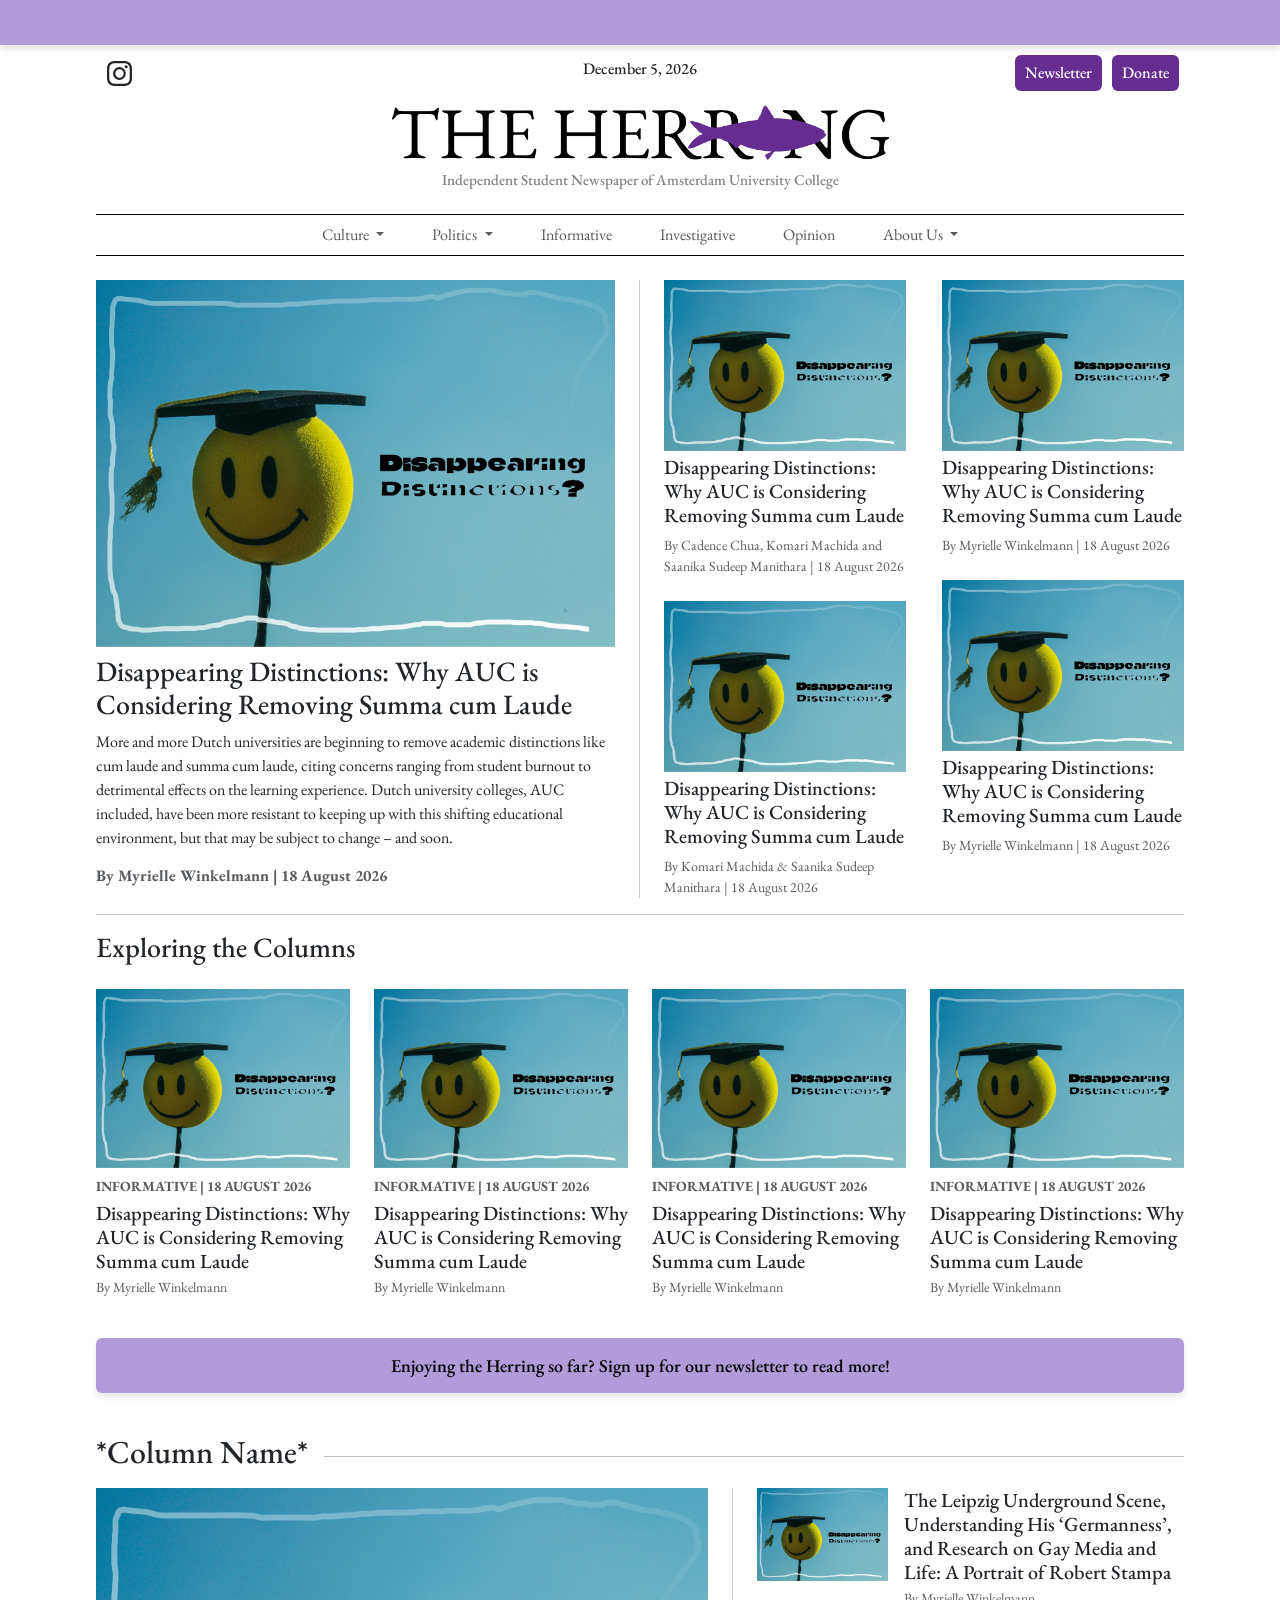
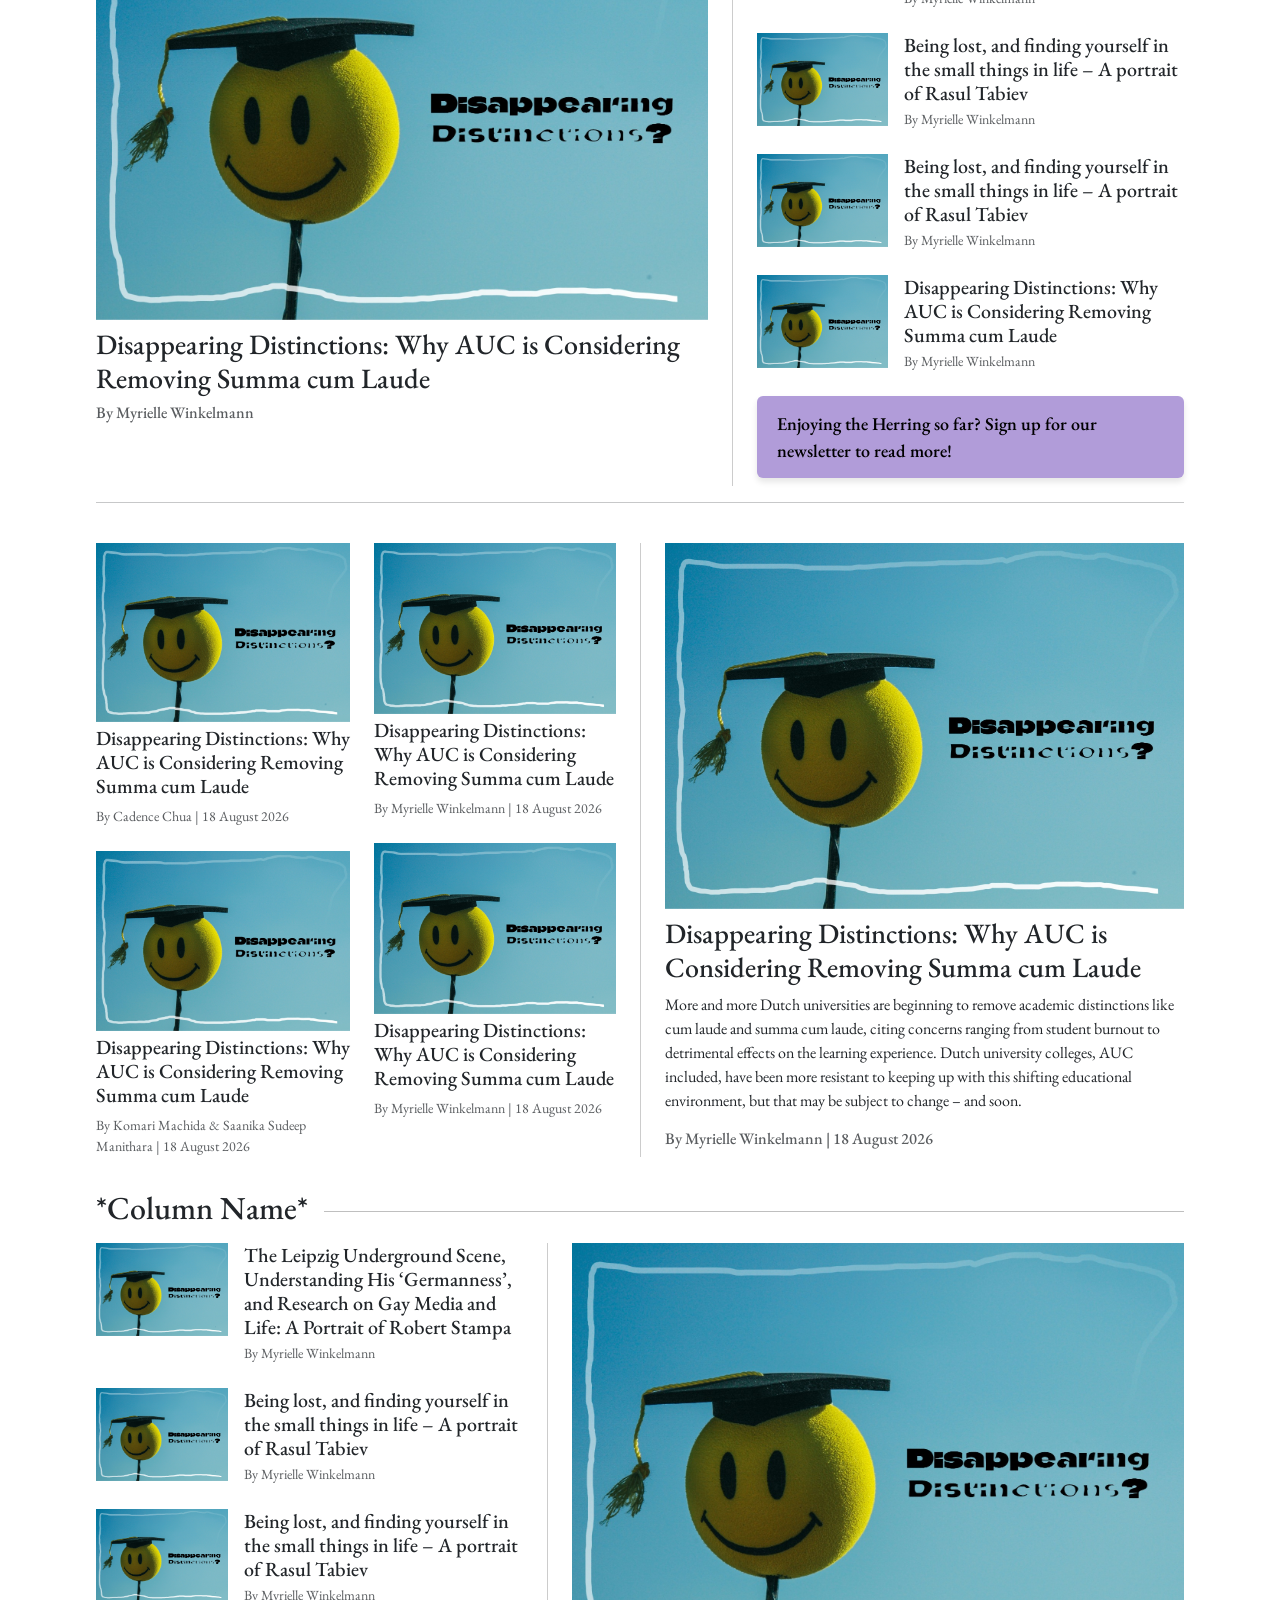
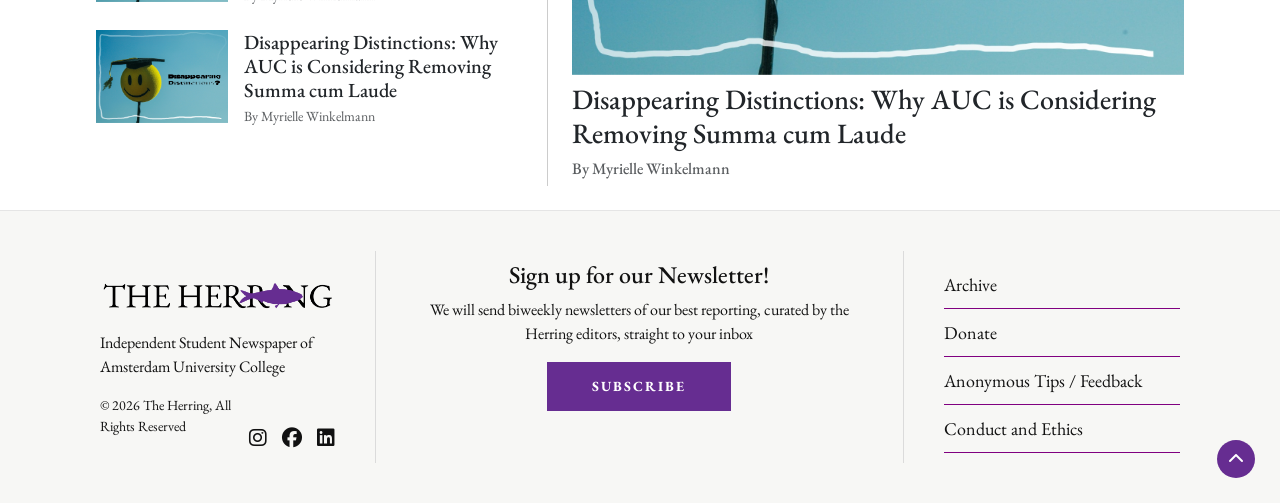
<file: index.html>
<!DOCTYPE html>
<html lang="en-US">
<head>
    <meta charset="utf-8">
    <meta name="viewport" content="width=device-width, initial-scale=1.0">
    <title>The Herring</title>
    <meta name="description" content="The Herring is the independent student-run newspaper of Amsterdam University College" />
    
    <link href="https://cdn.jsdelivr.net/npm/bootstrap@5.3.8/dist/css/bootstrap.min.css" rel="stylesheet" integrity="sha384-sRIl4kxILFvY47J16cr9ZwB07vP4J8+LH7qKQnuqkuIAvNWLzeN8tE5YBujZqJLB" crossorigin="anonymous">
    <link href="styles/style.css" rel="stylesheet" />
    <link rel="stylesheet" href="https://cdnjs.cloudflare.com/ajax/libs/font-awesome/6.4.2/css/all.min.css" integrity="sha512-z3gLpd7yknf1YoNbCzqRKc4qyor8gaKU1qmn+CShxbuBusANI9QpRohGBreCFkKxLhei6S9CQXFEbbKuqLg0DA==" crossorigin="anonymous" referrerpolicy="no-referrer" />

    <style>
    
      .brand-title {
        font-family: 'Times New Roman', Times, serif;
        font-weight: bold;
        letter-spacing: 2px;
      }
      
      .border-top-thick {
        border-top: 3px solid #000 !important;
      }
      .border-bottom-thick {
        border-bottom: 3px solid #000 !important;
      }
  
      /* Vertical divider between main feature and sidebar on Desktop */
      @media (min-width: 768px) {
        .border-end-md {
          border-right: 1px solid #ccc !important;
        }

        .border-start-md {
          border-left: 1px solid #ccc !important;
        }

      }
    </style>
</head>
<body>
 
    <header>
      <div class="banner">
        <p> </p>
      </div>
      <div class="top-page-container mb-0">
        
       
        <a href="https://www.instagram.com/auc.the.herring/" target="_blank" style="display: flex; width: 100%; height: 100%; align-items: center; justify-content: flex-start; box-sizing: border-box;">
          <svg xmlns="http://w3.org" fill="currentColor" class="instagram" viewBox="0 0 16 16" style="width: auto; height: 25px; max-height: 25px;">
            <path d="M8 0C5.829 0 5.556.01 4.703.048 3.85.088 3.269.222 2.76.42a3.9 3.9 0 0 0-1.417.923A3.9 3.9 0 0 0 .42 2.76C.222 3.268.087 3.85.048 4.7.01 5.555 0 5.827 0 8.001c0 2.172.01 2.444.048 3.297.04.852.174 1.433.372 1.942.205.526.478.972.923 1.417.444.445.89.719 1.416.923.51.198 1.09.333 1.942.372C5.555 15.99 5.827 16 8 16s2.444-.01 3.298-.048c.851-.04 1.434-.174 1.943-.372a3.9 3.9 0 0 0 1.416-.923c.445-.445.718-.891.923-1.417.197-.509.332-1.09.372-1.942C15.99 10.445 16 10.173 16 8s-.01-2.445-.048-3.299c-.04-.851-.175-1.433-.372-1.941a3.9 3.9 0 0 0-.923-1.417A3.9 3.9 0 0 0 13.24.42c-.51-.198-1.092-.333-1.943-.372C10.443.01 10.172 0 7.998 0zm-.717 1.442h.718c2.136 0 2.389.007 3.232.046.78.035 1.204.166 1.486.275.373.145.64.319.92.599s.453.546.598.92c.11.281.24.705.275 1.485.039.843.047 1.096.047 3.231s-.008 2.389-.047 3.232c-.035.78-.166 1.203-.275 1.485a2.5 2.5 0 0 1-.599.919c-.28.28-.546.453-.92.598-.28.11-.704.24-1.485.276-.843.038-1.096.047-3.232.047s-2.39-.009-3.233-.047c-.78-.036-1.203-.166-1.485-.276a2.5 2.5 0 0 1-.92-.598 2.5 2.5 0 0 1-.6-.92c-.109-.281-.24-.705-.275-1.485-.038-.843-.046-1.096-.046-3.233s.008-2.388.046-3.231c.036-.78.166-1.204.276-1.486.145-.373.319-.64.599-.92s.546-.453.92-.598c.282-.11.705-.24 1.485-.276.738-.034 1.024-.044 2.515-.045zm4.988 1.328a.96.96 0 1 0 0 1.92.96.96 0 0 0 0-1.92m-4.27 1.122a4.109 4.109 0 1 0 0 8.217 4.109 4.109 0 0 0 0-8.217m0 1.441a2.667 2.667 0 1 1 0 5.334 2.667 2.667 0 0 1 0-5.334"/>
          </svg>
        </a>
        
        
        <h4 class="date"><span id="current-date"></span></h4>

        <script>
          const dateElement = document.getElementById('current-date');
          const today = new Date();
          const options = { year: 'numeric', month: 'long', day: 'numeric' };
          dateElement.textContent = today.toLocaleDateString('en-US', options);
        </script>
        <div class="actions">
          <a href="#" class="newsletterButton">Newsletter</a>
          <a href="#" class="my-button">Donate</a>
        </div>
      </div>

    
     
      <img src="images/logo.png" style="max-width: 40%; height: auto; display: block; margin: auto;">

       <h2 class="subheading">Independent Student Newspaper of Amsterdam University College</h2>

      <nav class="navbar navbar-expand-lg navbar-light bg-light">
          
        
          <button class="navbar-toggler" type="button" data-bs-toggle="collapse" data-bs-target="#navbarNav" aria-controls="navbarNav" aria-expanded="false" aria-label="Toggle navigation">
            <span class="navbar-toggler-icon"></span>
          </button>

      <div class="collapse navbar-collapse justify-content-center" id="navbarNav">
      <!-- 2. mx-auto keeps the main list items horizontally centered -->
        <ul class="navbar-nav mx-auto mb-2 mb-lg-0">
              <li class="nav-item dropdown px-3">
              <a class="nav-link dropdown-toggle" href="#" id="cultureDropdown" data-bs-toggle="dropdown" aria-haspopup="true" aria-expanded="false">
                Culture
              </a>
              <div class="dropdown-menu" aria-labelledby="cultureDropdown">
                <a class="dropdown-item" href="column.html">Inside the Bubble</a>
                <a class="dropdown-item" href="column.html">Outside the Bubble</a>
              
              </div>
            </li>
              <li class="nav-item dropdown px-3">
              <a class="nav-link dropdown-toggle" href="#" id="politicsDropdown" data-bs-toggle="dropdown" aria-haspopup="true" aria-expanded="false">
                Politics
              </a>
              <div class="dropdown-menu" aria-labelledby="politicsDropdown">
                <a class="dropdown-item" href="column.html">Inside the Bubble</a>
                <a class="dropdown-item" href="column.html">Outside the Bubble</a>
               
              </div>
            </li>

            <li class="nav-item px-3">
              <a class="nav-link" href="column.html">Informative</a>
            </li>

            <li class="nav-item px-3">
              <a class="nav-link" href="column.html">Investigative</a>
            </li>
            <li class="nav-item px-3">
              <a class="nav-link" href="column.html">Opinion</a>
            </li>
            <li class="nav-item dropdown px-3">
              <a class="nav-link dropdown-toggle" href="#" id="aboutDropdown" data-bs-toggle="dropdown" aria-haspopup="true" aria-expanded="false">
                About Us
              </a>
              <div class="dropdown-menu" aria-labelledby="aboutDropdown">
                <a class="dropdown-item" href="info-page.html">Who We Are</a>
                <a class="dropdown-item" href="staff.html">Our Staff</a>
                <a class="dropdown-item" href="info-page.html">Conduct and Ethics</a>
                <a class="dropdown-item" href="info-page.html">Commenting Guidelines</a>
              </div>
            </li>
            
          </ul>
        </div>
        </nav>

    </header>

    <div class="container-fluid px-0" style="width: 85%; margin-left: auto; margin-right: auto;">
      <br>
      <section class="row g-4">
        <!-- Left: Main Featured Article with vertical divider -->
        <article class="col-md-6 border-end-md pe-md-4">
          <a href="article.html">
            <img src="images/smiley.jpeg" class="img-fluid w-100 mb-2" alt="Small graduation smiley">
          </a>
          <h2 class="h3 mb-2 text-dark">
            <a href="article.html">Disappearing Distinctions: Why AUC is Considering Removing Summa cum Laude</a>
          </h2>
          <p>More and more Dutch universities are beginning to remove academic distinctions like cum laude and summa cum laude, 
              citing concerns ranging from student burnout to detrimental effects on the learning experience. Dutch university colleges, 
              AUC included, have been more resistant to keeping up with this shifting educational environment, 
              but that may be subject to change – and soon. 
          </p>
          <p class="h6 fw-bold text-muted"><a href="staff-member.html">By Myrielle Winkelmann</a> | 18 August 2026</p>
        </article>

        <!-- Right: Sidebar Small Articles -->
        <aside class="col-md-3 ps-md-4 d-flex flex-column gap-4">
          <article class="row g-1 align-items-start">
            <a href="article.html">
              <img src="images/smiley.jpeg" class="img-fluid w-100" alt="Small graduation smiley">
            </a>
              </a><h3 class="h5 mb-1">
                <a href="article.html">Disappearing Distinctions: Why AUC is Considering Removing Summa cum Laude</a>
              </h3>
              <p class="text-muted small mb-0"><a href="staff-member.html">By Cadence Chua, Komari Machida and Saanika Sudeep Manithara</a> | 18 August 2026</p>
          </article>

          <article class="row g-1 align-items-start">
            <a href="article.html">
              <img src="images/smiley.jpeg" class="img-fluid w-100" alt="Small graduation smiley">
            </a>
              </a><h3 class="h5 mb-1">
                <a href="article.html">Disappearing Distinctions: Why AUC is Considering Removing Summa cum Laude</a>
              </h3>
              <p class="text-muted small mb-0"><a href="staff-member.html">By Komari Machida & Saanika Sudeep Manithara</a> | 18 August 2026</p>
          </article>
        </aside>

        <aside class="col-md-3 ps-md-4 d-flex flex-column gap-4">
          <article class="row g-1 align-items-start">
            <a href="article.html">
              <img src="images/smiley.jpeg" class="img-fluid w-100" alt="Small graduation smiley">
            </a>
              </a><h3 class="h5 mb-1">
                <a href="article.html">Disappearing Distinctions: Why AUC is Considering Removing Summa cum Laude</a>
              </h3>
              <p class="text-muted small mb-0"><a href="staff-member.html">By Myrielle Winkelmann</a> | 18 August 2026</p>
          </article>

          <article class="row g-1 align-items-start">
            <a href="article.html">
              <img src="images/smiley.jpeg" class="img-fluid w-100" alt="Small graduation smiley">
            </a>
              </a><h3 class="h5 mb-1">
                <a href="article.html">Disappearing Distinctions: Why AUC is Considering Removing Summa cum Laude</a>
              </h3>
              <p class="text-muted small mb-0"><a href="staff-member.html">By Myrielle Winkelmann</a> | 18 August 2026</p>
          </article>
        </aside>
      </section>

      <hr>

      <!-- Horizontal Break of Articles from Each Columns -->
      <section>
        <h2 class="h3 fm-bold mb-4">Exploring the Columns</h2>
        <div class="row g-4 mb-3">
          <div class="col-md-3">
            <a href="article.html">
            <img src="images/smiley.jpeg" class="img-fluid w-100 mb-2" alt="Small graduation smiley"></a>
            <p class="mb-1 text-uppercase small text-muted fw-bold"><a href="column.html">INFORMATIVE</a> | 18 AUGUST 2026</p>
            <h3 class="h5 mb-1"><a href="article.html">
              Disappearing Distinctions: Why AUC is Considering Removing Summa cum Laude</a>
            </h3>
            <p class="text-muted small mb-0"><a href="staff-member.html">By Myrielle Winkelmann</a></p>
          </div>
          <div class="col-md-3">
            <a href="article.html">
            <img src="images/smiley.jpeg" class="img-fluid w-100 mb-2" alt="Small graduation smiley"></a>
            <p class="mb-1 text-uppercase small text-muted fw-bold"><a href="column.html">INFORMATIVE</a> | 18 AUGUST 2026</p>
            <h3 class="h5 mb-1"><a href="article.html">
              Disappearing Distinctions: Why AUC is Considering Removing Summa cum Laude</a>
            </h3>
            <p class="text-muted small mb-0"><a href="staff-member.html">By Myrielle Winkelmann</a></p>
          </div>
          <div class="col-md-3">
            <a href="article.html">
            <img src="images/smiley.jpeg" class="img-fluid w-100 mb-2" alt="Small graduation smiley"></a>
            <p class="mb-1 text-uppercase small text-muted fw-bold"><a href="column.html">INFORMATIVE</a> | 18 AUGUST 2026</p>
            <h3 class="h5 mb-1"><a href="article.html">
              Disappearing Distinctions: Why AUC is Considering Removing Summa cum Laude</a>
            </h3>
            <p class="text-muted small mb-0"><a href="staff-member.html">By Myrielle Winkelmann</a></p>
          </div>
          <div class="col-md-3">
            <a href="article.html">
            <img src="images/smiley.jpeg" class="img-fluid w-100 mb-2" alt="Small graduation smiley"></a>
            <p class="mb-1 text-uppercase small text-muted fw-bold"><a href="column.html">INFORMATIVE</a> | 18 AUGUST 2026</p>
            <h3 class="h5 mb-1"><a href="article.html">
              Disappearing Distinctions: Why AUC is Considering Removing Summa cum Laude</a>
            </h3>
            <p class="text-muted small mb-0"><a href="staff-member.html">By Myrielle Winkelmann</a></p>
          </div>
        </div>
      </section>

      <br>

      <section>
        <a href="#" class="promo-banner mb-2">
            <p class="banner-heading">Enjoying the Herring so far? Sign up for our newsletter to read more!</p>
        </a>
      </section>

      <br>

      <!-- HERO / MAIN STORIES SECTION -->
      <div style="display: flex; align-items: center; gap: 1rem; ">
        <h2 class="h2 mb-3 mt-2">*Column Name*</h2>
        <hr style="flex-grow: 1; border: none; border-top: 1px solid black;">
      </div>

<section class="row g-4">
      
  <!-- Left: Main Featured Article (Column 7/12) -->
  <article class="col-md-7 border-end-md pe-md-4">
    <a href="article.html">
      <img src="images/smiley.jpeg" class="img-fluid w-100 mb-2" alt="Small graduation smiley">
    </a>
    <h2 class="h3 mb-2 text-dark">
      <a href="article.html">Disappearing Distinctions: Why AUC is Considering Removing Summa cum Laude</a>

    </h2>
    <p class="h6 text-muted"><a href="staff-member.html">By Myrielle Winkelmann</a></p>
  </article>

  <!-- Right: Sidebar Small Articles (Column 5/12) -->
  <aside class="col-md-5 ps-md-4 d-flex flex-column gap-4">
    
    <!-- Small Article 1 -->
    <article class="row g-3 align-items-start">
      <div class="col-4">
        <img src="images/smiley.jpeg" class="img-fluid w-100" alt="Small graduation smiley">
      </div>
      <div class="col-8">
        <h3 class="h5 mb-1">
          
The Leipzig Underground Scene, Understanding His ‘Germanness’, and Research on Gay Media and Life: A Portrait of Robert Stampa
        </h3>
        <p class="text-muted small mb-0">By Myrielle Winkelmann</p>
      </div>
    </article>

    <!-- Small Article 2 -->
    <article class="row g-3 align-items-start">
      <div class="col-4">
        <img src="images/smiley.jpeg" class="img-fluid w-100" alt="Small graduation smiley">
      </div>
      <div class="col-8">
        <h3 class="h5 mb-1">
          Being lost, and finding yourself in the small things in life – A portrait of Rasul Tabiev
        </h3>
        <p class="text-muted small mb-0">By Myrielle Winkelmann</p>
      </div>
    </article>

    <!-- Small Article 3 -->
    <article class="row g-3 align-items-start">
      <div class="col-4">
        <img src="images/smiley.jpeg" class="img-fluid w-100" alt="Small graduation smiley">
      </div>
      <div class="col-8">
        <h3 class="h5 mb-1">
          Being lost, and finding yourself in the small things in life – A portrait of Rasul Tabiev
        </h3>
        <p class="text-muted small mb-0">By Myrielle Winkelmann</p>
      </div>
    </article>

    <!-- Small Article 4 -->
    <article class="row g-3 align-items-start">
      <div class="col-4">
        <img src="images/smiley.jpeg" class="img-fluid w-100" alt="Small graduation smiley">
      </div>
      <div class="col-8">
        <h3 class="h5 mb-1">
          Disappearing Distinctions: Why AUC is Considering Removing Summa cum Laude
        </h3>
        <p class="text-muted small mb-0">By Myrielle Winkelmann</p>
      </div>
    </article>

    <a href="#" class="promo-banner mb-2">
            <p class="banner-heading">Enjoying the Herring so far? Sign up for our newsletter to read more!</p>
    </a>
    

  </aside>
</section>

      <hr>

      <br>


      <section class="row g-4">

        <!-- Right: Sidebar Small Articles -->
        <aside class="col-md-3 d-flex flex-column gap-4">
          <article class="row g-1 align-items-start">
            <a href="article.html">
              <img src="images/smiley.jpeg" class="img-fluid w-100" alt="Small graduation smiley">
            </a>
              </a><h3 class="h5 mb-1">
                <a href="article.html">Disappearing Distinctions: Why AUC is Considering Removing Summa cum Laude</a>
              </h3>
              <p class="text-muted small mb-0"><a href="staff-member.html">By Cadence Chua</a> | 18 August 2026</p>
          </article>

          <article class="row g-1 align-items-start">
            <a href="article.html">
              <img src="images/smiley.jpeg" class="img-fluid w-100" alt="Small graduation smiley">
            </a>
              </a><h3 class="h5 mb-1">
                <a href="article.html">Disappearing Distinctions: Why AUC is Considering Removing Summa cum Laude</a>
              </h3>
              <p class="text-muted small mb-0"><a href="staff-member.html">By Komari Machida & Saanika Sudeep Manithara</a> | 18 August 2026</p>
          </article>
        </aside>

        <aside class="col-md-3 pe-md-4 d-flex flex-column gap-4">
          <article class="row g-1 align-items-start">
            <a href="article.html">
              <img src="images/smiley.jpeg" class="img-fluid w-100" alt="Small graduation smiley">
            </a>
              </a><h3 class="h5 mb-1">
                <a href="article.html">Disappearing Distinctions: Why AUC is Considering Removing Summa cum Laude</a>
              </h3>
              <p class="text-muted small mb-0"><a href="staff-member.html">By Myrielle Winkelmann</a> | 18 August 2026</p>
          </article>

          <article class="row g-1 align-items-start">
            <a href="article.html">
              <img src="images/smiley.jpeg" class="img-fluid w-100" alt="Small graduation smiley">
            </a>
              </a><h3 class="h5 mb-1">
                <a href="article.html">Disappearing Distinctions: Why AUC is Considering Removing Summa cum Laude</a>
              </h3>
              <p class="text-muted small mb-0"><a href="staff-member.html">By Myrielle Winkelmann</a> | 18 August 2026</p>
          </article>
        </aside>
        

        <!-- Left: Main Featured Article with vertical divider -->
        <article class="col-md-6 border-start-md ps-md-4">
          <a href="article.html">
            <img src="images/smiley.jpeg" class="img-fluid w-100 mb-2" alt="Small graduation smiley">
          </a>
          <h2 class="h3 mb-2 text-dark">
            <a href="article.html">Disappearing Distinctions: Why AUC is Considering Removing Summa cum Laude</a>
          </h2>
          <p>More and more Dutch universities are beginning to remove academic distinctions like cum laude and summa cum laude, 
              citing concerns ranging from student burnout to detrimental effects on the learning experience. Dutch university colleges, 
              AUC included, have been more resistant to keeping up with this shifting educational environment, 
              but that may be subject to change – and soon. 
          </p>
          <p class="h6 text-muted"><a href="staff-member.html">By Myrielle Winkelmann</a> | 18 August 2026</p>
        </article>

      </section>
      <br>

       <!-- HERO / MAIN STORIES SECTION -->
       <div style="display: flex; align-items: center; gap: 1rem; ">
        <h2 class="h2 mb-3 mt-2">*Column Name*</h2>
        <hr style="flex-grow: 1; border: none; border-top: 1px solid black;">
      </div>

<section class="row g-4">
      

  <!-- Left: Sidebar Small Articles (Column 5/12) -->
  <aside class="col-md-5 pe-md-4 d-flex flex-column gap-4">
    
    <!-- Small Article 1 -->
    <article class="row g-3 align-items-start">
      <div class="col-4">
        <img src="images/smiley.jpeg" class="img-fluid w-100" alt="Small graduation smiley">
      </div>
      <div class="col-8">
        <h3 class="h5 mb-1">
          
The Leipzig Underground Scene, Understanding His ‘Germanness’, and Research on Gay Media and Life: A Portrait of Robert Stampa
        </h3>
        <p class="text-muted small mb-0">By Myrielle Winkelmann</p>
      </div>
    </article>

    <!-- Small Article 2 -->
    <article class="row g-3 align-items-start">
      <div class="col-4">
        <img src="images/smiley.jpeg" class="img-fluid w-100" alt="Small graduation smiley">
      </div>
      <div class="col-8">
        <h3 class="h5 mb-1">
          Being lost, and finding yourself in the small things in life – A portrait of Rasul Tabiev
        </h3>
        <p class="text-muted small mb-0">By Myrielle Winkelmann</p>
      </div>
    </article>

    <!-- Small Article 3 -->
    <article class="row g-3 align-items-start">
      <div class="col-4">
        <img src="images/smiley.jpeg" class="img-fluid w-100" alt="Small graduation smiley">
      </div>
      <div class="col-8">
        <h3 class="h5 mb-1">
          Being lost, and finding yourself in the small things in life – A portrait of Rasul Tabiev
        </h3>
        <p class="text-muted small mb-0">By Myrielle Winkelmann</p>
      </div>
    </article>

    <!-- Small Article 4 -->
    <article class="row g-3 align-items-start">
      <div class="col-4">
        <img src="images/smiley.jpeg" class="img-fluid w-100" alt="Small graduation smiley">
      </div>
      <div class="col-8">
        <h3 class="h5 mb-1">
          Disappearing Distinctions: Why AUC is Considering Removing Summa cum Laude
        </h3>
        <p class="text-muted small mb-0">By Myrielle Winkelmann</p>
      </div>
    </article>
  </aside>

    <!-- Left: Main Featured Article (Column 7/12) -->
  <article class="col-md-7 border-start-md ps-md-4">
    <a href="article.html">
      <img src="images/smiley.jpeg" class="img-fluid w-100 mb-2" alt="Small graduation smiley">
    </a>
    <h2 class="h3 mb-2 text-dark">
      <a href="article.html">Disappearing Distinctions: Why AUC is Considering Removing Summa cum Laude</a>

    </h2>
    <p class="h6 text-muted"><a href="staff-member.html">By Myrielle Winkelmann</a></p>
  </article>
</section>

<br>

    
    </div>

    <footer class="site-footer">
      <div class="footer-grid">
  
        <!-- Column 1 -->
        <div class="footer-col col-left">
          
          <img src="images/logo.png" style="max-width: 100%; height: auto; display: block; margin: auto;">

          <p>Independent Student Newspaper of Amsterdam University College</p>
          <div class="col-left-bottom">
            <p class="small">&copy; 2026 The Herring, All Rights Reserved</p>
              <div class="social-links">
                <a href="#"><i class="fa-brands fa-instagram"></i></a>
                <a href="#"><i class="fa-brands fa-facebook"></i></a>
                <a href="#"><i class="fa-brands fa-linkedin"></i></a>
    
              </div>
          </div>
        </div>
  
        <!-- Column 2 -->
        <div class="footer-col col-center">
          <h4>Sign up for our Newsletter!</h3>
            <p>We will send biweekly newsletters of our best reporting, curated by the Herring editors, straight to your inbox </p>
            <a href="#" class="archive-btn">SUBSCRIBE</a>
          </p>
        </div>
  
        <!-- Column 3 -->
        <div class="footer-col col-right">
          <div class="footer-nav">
            <a href="/archive">Archive</a>
            <a href="/print-edition">Donate</a>
            <a href="/tips">Anonymous Tips / Feedback</a>
            <a href="/ethics">Conduct and Ethics</a>
          </div>
        </div>
  
      </div>
  
      <!-- Scroll Back to Top Button -->
      <a href="#" class="back-to-top" aria-label="Back to top">
        <i class="fa-solid fa-chevron-up"></i>
      </a>
    </footer>

    <script src="https://cdn.jsdelivr.net/npm/bootstrap@5.3.8/dist/js/bootstrap.bundle.min.js"
        integrity="sha384-FKyoEForCGlyvwx9Hj09JcYn3nv7wiPVlz7YYwJrWVcXK/BmnVDxM+D2scQbITxI"
        crossorigin="anonymous">
    </script>

</body>
</html>
</file>
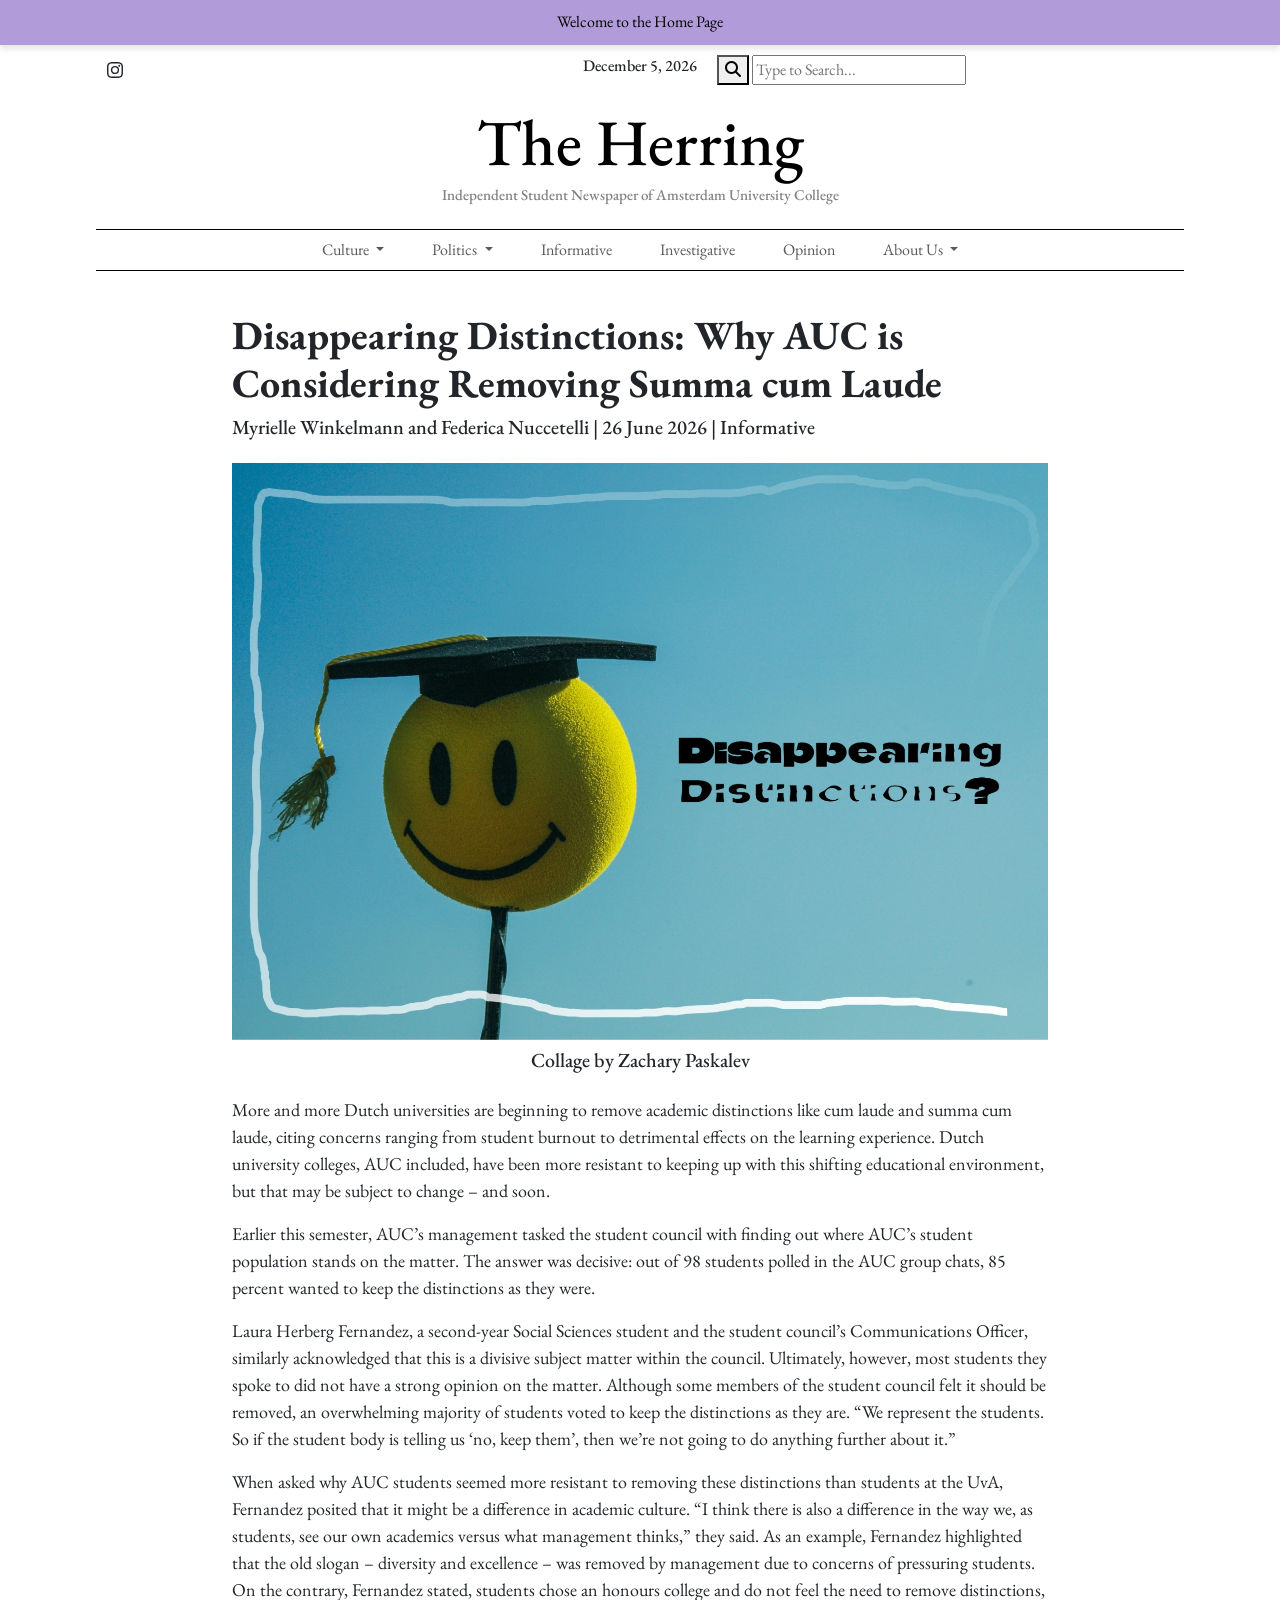
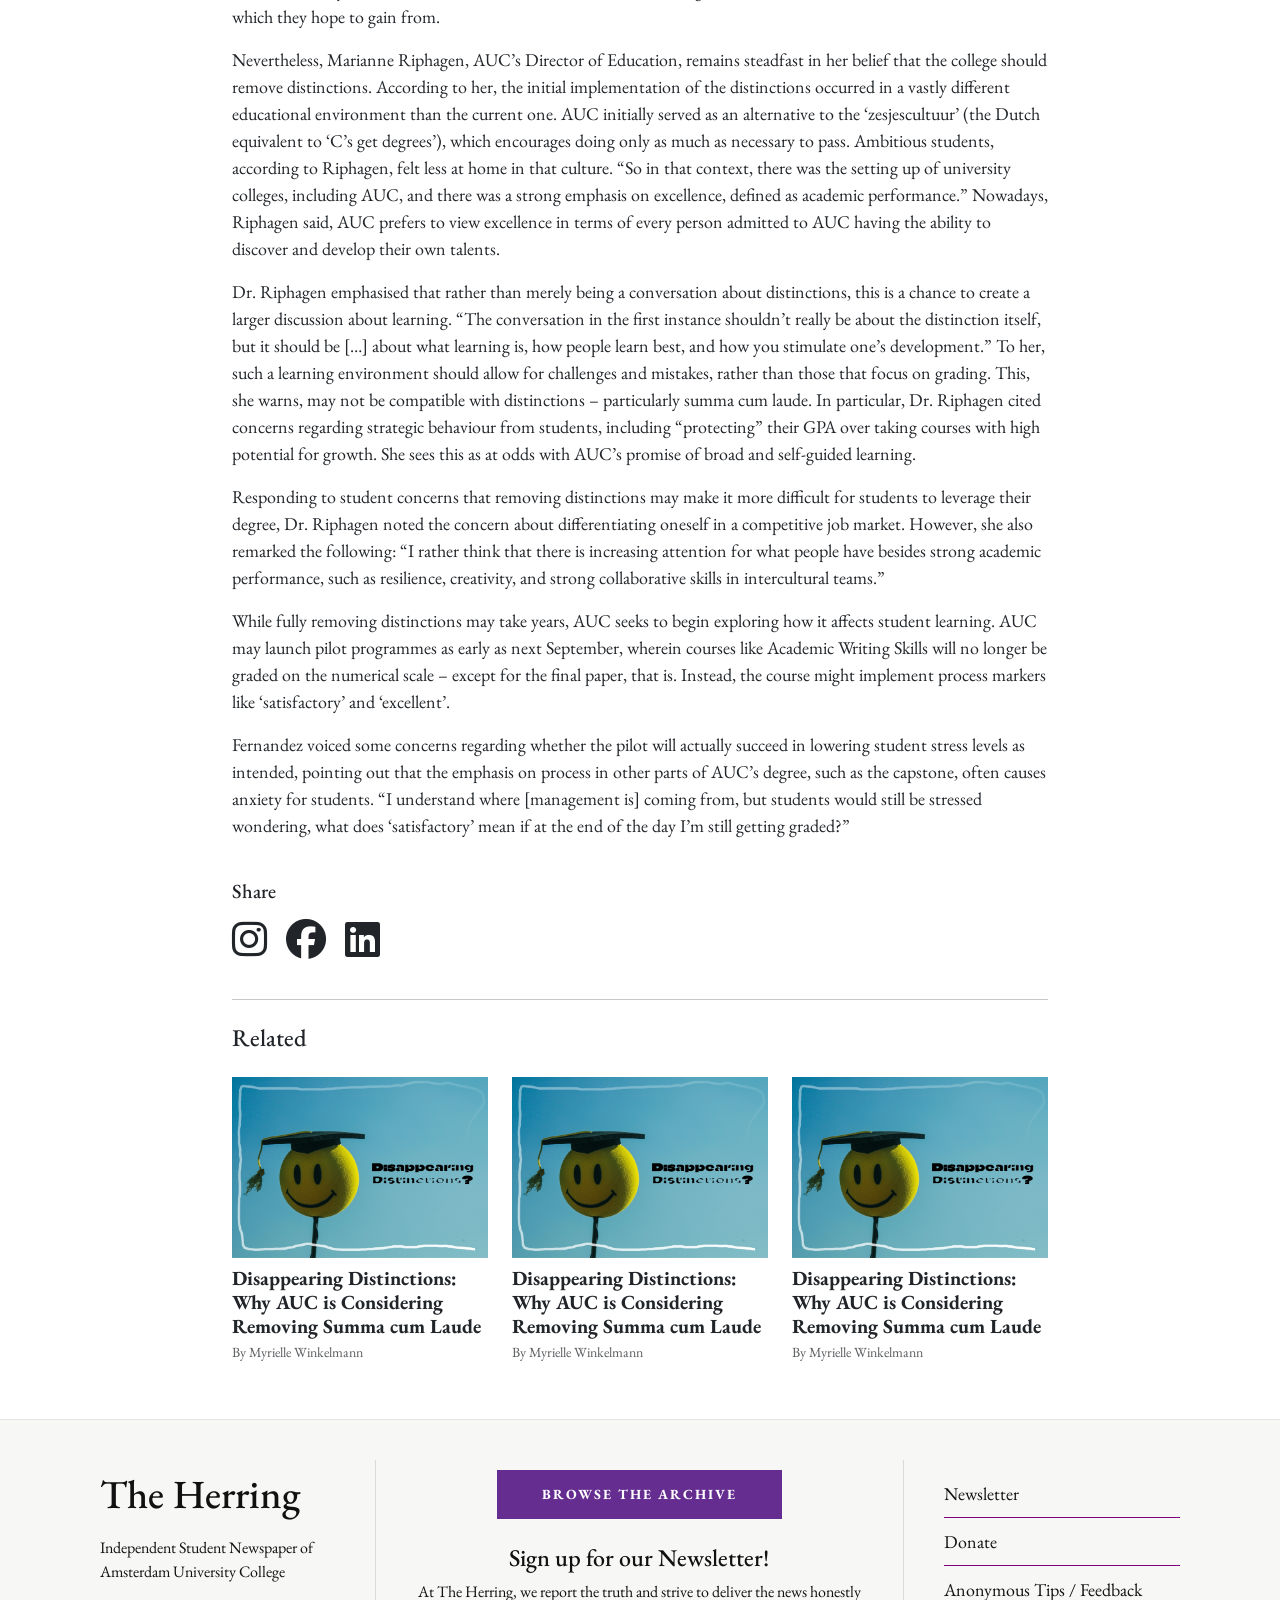
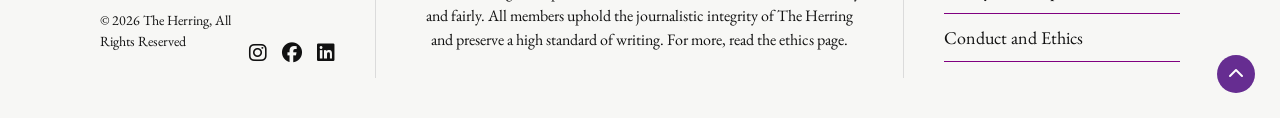
<file: article.html>
<!DOCTYPE html>
<html lang="en-US">
<head>
    <meta charset="utf-8">
    <meta name="viewport" content="width=device-width, initial-scale=1.0">
    <title>The Herring</title>
    <meta name="description" content="The Herring is the independent student-run newspaper of Amsterdam University College" />
    
    <link href="https://cdn.jsdelivr.net/npm/bootstrap@5.3.8/dist/css/bootstrap.min.css" rel="stylesheet" integrity="sha384-sRIl4kxILFvY47J16cr9ZwB07vP4J8+LH7qKQnuqkuIAvNWLzeN8tE5YBujZqJLB" crossorigin="anonymous">
    <link href="styles/style.css" rel="stylesheet" />
    <link rel="stylesheet" href="https://cdnjs.cloudflare.com/ajax/libs/font-awesome/6.4.2/css/all.min.css" integrity="sha512-z3gLpd7yknf1YoNbCzqRKc4qyor8gaKU1qmn+CShxbuBusANI9QpRohGBreCFkKxLhei6S9CQXFEbbKuqLg0DA==" crossorigin="anonymous" referrerpolicy="no-referrer" />

    <style>
    
      
      .brand-title {
        font-family: 'Times New Roman', Times, serif;
        font-weight: bold;
        letter-spacing: 2px;
      }
      
      .border-top-thick {
        border-top: 3px solid #000 !important;
      }
      .border-bottom-thick {
        border-bottom: 3px solid #000 !important;
      }
  
      /* Vertical divider between main feature and sidebar on Desktop */
      @media (min-width: 768px) {
        .border-end-md {
          border-right: 1px solid #ccc !important;
        }
      }
    </style>
</head>
<body>
 
    <header>
      <div class="banner">
        <p>Welcome to the Home Page </p>
      </div>
      
      <div class="top-page-container mb-0"> 
        <div class="search-box">
          <button class="btn-search"><i class="fas fa-search"></i></button>
          <input type="text" class="input-search" placeholder="Type to Search...">
        </div>
        
        <h4 class="date"><span id="current-date"></span></h4>

        <script>
          const dateElement = document.getElementById('current-date');
          const today = new Date();
          const options = { year: 'numeric', month: 'long', day: 'numeric' };
          dateElement.textContent = today.toLocaleDateString('en-US', options);
        </script>

        <svg xmlns="http://www.w3.org/2000/svg" width="16" height="16" fill="currentColor" class="instagram" viewBox="0 0 16 16">
          <path d="M8 0C5.829 0 5.556.01 4.703.048 3.85.088 3.269.222 2.76.42a3.9 3.9 0 0 0-1.417.923A3.9 3.9 0 0 0 .42 2.76C.222 3.268.087 3.85.048 4.7.01 5.555 0 5.827 0 8.001c0 2.172.01 2.444.048 3.297.04.852.174 1.433.372 1.942.205.526.478.972.923 1.417.444.445.89.719 1.416.923.51.198 1.09.333 1.942.372C5.555 15.99 5.827 16 8 16s2.444-.01 3.298-.048c.851-.04 1.434-.174 1.943-.372a3.9 3.9 0 0 0 1.416-.923c.445-.445.718-.891.923-1.417.197-.509.332-1.09.372-1.942C15.99 10.445 16 10.173 16 8s-.01-2.445-.048-3.299c-.04-.851-.175-1.433-.372-1.941a3.9 3.9 0 0 0-.923-1.417A3.9 3.9 0 0 0 13.24.42c-.51-.198-1.092-.333-1.943-.372C10.443.01 10.172 0 7.998 0zm-.717 1.442h.718c2.136 0 2.389.007 3.232.046.78.035 1.204.166 1.486.275.373.145.64.319.92.599s.453.546.598.92c.11.281.24.705.275 1.485.039.843.047 1.096.047 3.231s-.008 2.389-.047 3.232c-.035.78-.166 1.203-.275 1.485a2.5 2.5 0 0 1-.599.919c-.28.28-.546.453-.92.598-.28.11-.704.24-1.485.276-.843.038-1.096.047-3.232.047s-2.39-.009-3.233-.047c-.78-.036-1.203-.166-1.485-.276a2.5 2.5 0 0 1-.92-.598 2.5 2.5 0 0 1-.6-.92c-.109-.281-.24-.705-.275-1.485-.038-.843-.046-1.096-.046-3.233s.008-2.388.046-3.231c.036-.78.166-1.204.276-1.486.145-.373.319-.64.599-.92s.546-.453.92-.598c.282-.11.705-.24 1.485-.276.738-.034 1.024-.044 2.515-.045zm4.988 1.328a.96.96 0 1 0 0 1.92.96.96 0 0 0 0-1.92m-4.27 1.122a4.109 4.109 0 1 0 0 8.217 4.109 4.109 0 0 0 0-8.217m0 1.441a2.667 2.667 0 1 1 0 5.334 2.667 2.667 0 0 1 0-5.334"/>
        </svg>
      </div>
     
      <h1 class="title mt-2 mb-0"><a href="index.html" style="text-decoration: none; color: inherit;">The Herring</a></h1>

       <h2 class="subheading">Independent Student Newspaper of Amsterdam University College</h2>

      <nav class="navbar navbar-expand-lg navbar-light bg-light">
          
        
          <button class="navbar-toggler" type="button" data-toggle="collapse" data-target="#navbarNavDropdown" aria-controls="navbarNavDropdown" aria-expanded="false" aria-label="Toggle navigation">
            <span class="navbar-toggler-icon"></span>
          </button>

      <div class="collapse navbar-collapse justify-content-center" id="navbarNav">
      <!-- 2. mx-auto keeps the main list items horizontally centered -->
        <ul class="navbar-nav mx-auto mb-2 mb-lg-0">
              <li class="nav-item dropdown px-3">
              <a class="nav-link dropdown-toggle" href="#" id="navbarDropdownMenuLink" data-toggle="dropdown" aria-haspopup="true" aria-expanded="false">
                Culture
              </a>
              <div class="dropdown-menu" aria-labelledby="navbarDropdownMenuLink">
                <a class="dropdown-item" href="column.html">Inside the Bubble</a>
                <a class="dropdown-item" href="column.html">Outside the Bubble</a>
               
              </div>
            </li>
              <li class="nav-item dropdown px-3">
              <a class="nav-link dropdown-toggle" href="#" id="navbarDropdownMenuLink" data-toggle="dropdown" aria-haspopup="true" aria-expanded="false">
                Politics
              </a>
              <div class="dropdown-menu" aria-labelledby="navbarDropdownMenuLink">
                <a class="dropdown-item" href="column.html">Inside the Bubble</a>
                <a class="dropdown-item" href="column.html">Outside the Bubble</a>
               
              </div>
            </li>

            <li class="nav-item px-3">
              <a class="nav-link" href="column.html">Informative</a>
            </li>

            <li class="nav-item px-3">
              <a class="nav-link" href="column.html">Investigative</a>
            </li>
            <li class="nav-item px-3">
              <a class="nav-link" href="column.html">Opinion</a>
            </li>
            <li class="nav-item dropdown px-3">
              <a class="nav-link dropdown-toggle" href="#" id="navbarDropdownMenuLink" data-toggle="dropdown" aria-haspopup="true" aria-expanded="false">
                About Us
              </a>
              <div class="dropdown-menu" aria-labelledby="navbarDropdownMenuLink">
                <a class="dropdown-item" href="info-page.html">Who We Are</a>
                <a class="dropdown-item" href="info-page.html">Our Mission</a>
                <a class="dropdown-item" href="staff.html">Our Staff</a>
                <a class="dropdown-item" href="info-page.html">Conduct and Ethics</a>
                <a class="dropdown-item" href="info-page.html">Commenting Guidelines</a>
              </div>
            </li>
            
          </ul>
        </div>
        </nav>

    </header>
    
    <main class="article-page">
        <h1 class="fw-bold">Disappearing Distinctions: Why AUC is Considering Removing Summa cum Laude</h1>
        <h5 class="mb-4">Myrielle Winkelmann and Federica Nuccetelli | 26 June 2026 | Informative </h5>
        <img src="images/smiley.jpeg" class="img-fluid w-100 mb-2" alt="Small graduation smiley">
        <h5 class="mb-4 text-center">Collage by Zachary Paskalev</h5>

        <p class="body-text">More and more Dutch universities are beginning to remove academic distinctions like cum laude and summa cum laude, citing concerns ranging from student burnout to detrimental effects on the learning experience. Dutch university colleges, AUC included, have been more resistant to keeping up with this shifting educational environment, but that may be subject to change – and soon.</p>

        <p class="body-text">Earlier this semester, AUC’s management tasked the student council with finding out where AUC’s student population stands on the matter. The answer was decisive: out of 98 students polled in the AUC group chats, 85 percent wanted to keep the distinctions as they were. </p>
            
        <p class="body-text">Laura Herberg Fernandez, a second-year Social Sciences student and the student council’s Communications Officer, similarly acknowledged that this is a divisive subject matter within the council. Ultimately, however, most students they spoke to did not have a strong opinion on the matter. Although some members of the student council felt it should be removed, an overwhelming majority of students voted to keep the distinctions as they are. “We represent the students. So if the student body is telling us ‘no, keep them’, then we’re not going to do anything further about it.” </p> 
            
        <p class="body-text">When asked why AUC students seemed more resistant to removing these distinctions than students at the UvA, Fernandez posited that it might be a difference in academic culture. “I think there is also a difference in the way we, as students, see our own academics versus what management thinks,” they said. As an example, Fernandez highlighted that the old slogan – diversity and excellence – was removed by management due to concerns of pressuring students. On the contrary, Fernandez stated, students chose an honours college and do not feel the need to remove distinctions, which they hope to gain from.</p>
            
        <p class="body-text">Nevertheless, Marianne Riphagen, AUC’s Director of Education, remains steadfast in her belief that the college should remove distinctions. According to her, the initial implementation of the distinctions occurred in a vastly different educational environment than the current one. AUC initially served as an alternative to the ‘zesjescultuur’ (the Dutch equivalent to ‘C’s get degrees’), which encourages doing only as much as necessary to pass. Ambitious students, according to Riphagen, felt less at home in that culture. “So in that context, there was the setting up of university colleges, including AUC, and there was a strong emphasis on excellence, defined as academic performance.” Nowadays, Riphagen said, AUC prefers to view excellence in terms of every person admitted to AUC having the ability to discover and develop their own talents.</p>
            
        <p class="body-text">Dr. Riphagen emphasised that rather than merely being a conversation about distinctions, this is a chance to create a larger discussion about learning. “The conversation in the first instance shouldn’t really be about the distinction itself, but it should be […] about what learning is, how people learn best, and how you stimulate one’s development.” To her, such a learning environment should allow for challenges and mistakes, rather than those that focus on grading. This, she warns, may not be compatible with distinctions – particularly summa cum laude. In particular, Dr. Riphagen cited concerns regarding strategic behaviour from students, including “protecting” their GPA over taking courses with high potential for growth. She sees this as at odds with AUC’s promise of broad and self-guided learning.</p>
            
        <p class="body-text">Responding to student concerns that removing distinctions may make it more difficult for students to leverage their degree, Dr. Riphagen noted the concern about differentiating oneself in a competitive job market. However, she also remarked the following: “I rather think that there is increasing attention for what people have besides strong academic performance, such as resilience, creativity, and strong collaborative skills in intercultural teams.”</p>
            
        <p class="body-text">While fully removing distinctions may take years, AUC seeks to begin exploring how it affects student learning. AUC may launch pilot programmes as early as next September, wherein courses like Academic Writing Skills will no longer be graded on the numerical scale – except for the final paper, that is. Instead, the course might implement process markers like ‘satisfactory’ and ‘excellent’.</p>
            
        <p class="body-text">Fernandez voiced some concerns regarding whether the pilot will actually succeed in lowering student stress levels as intended, pointing out that the emphasis on process in other parts of AUC’s degree, such as the capstone, often causes anxiety for students. “I understand where [management is] coming from, but students would still be stressed wondering, what does ‘satisfactory’ mean if at the end of the day I’m still getting graded?”</p>

        <br>
        <h5 class="mb-3">Share</h5>
              <a href="#"><i class="fa-brands fa-instagram fs-1 me-3"></i></a>
              <a href="#"><i class="fa-brands fa-facebook fs-1 me-3"></i></a>
              <a href="#"><i class="fa-brands fa-linkedin fs-1 me-3 mb-4"></i></a>

        <br>
        <hr>


    <section>
        <h4 class="mb-4 mt-4">Related</h4>
        <div class="row g-4 mb-3">
            <!-- Card 1 -->
            <div class="col-md-4">
              <img src="images/smiley.jpeg" class="img-fluid w-100 mb-2" alt="Small graduation smiley">
              <h3 class="h5 fw-bold mb-1">
                Disappearing Distinctions: Why AUC is Considering Removing Summa cum Laude
              </h3>
              <p class="text-muted small mb-0">By Myrielle Winkelmann</p>
            </div>
            <!-- Card 2 -->
            <div class="col-md-4">
              <img src="images/smiley.jpeg" class="img-fluid w-100 mb-2" alt="Small graduation smiley">
              <h3 class="h5 fw-bold mb-1">
                Disappearing Distinctions: Why AUC is Considering Removing Summa cum Laude
              </h3>
              <p class="text-muted small mb-0">By Myrielle Winkelmann</p>
            </div>
            <!-- Card 3 -->
            <div class="col-md-4">
              <img src="images/smiley.jpeg" class="img-fluid w-100 mb-2" alt="Small graduation smiley">
              <h3 class="h5 fw-bold mb-1">
                Disappearing Distinctions: Why AUC is Considering Removing Summa cum Laude
              </h3>
              <p class="text-muted small mb-0">By Myrielle Winkelmann</p>
            </div>
          </div>
        </section>
    </section>
    
    </main>

   
    <!--footer for the future-->
        <footer class="site-footer">
      <div class="footer-grid">
  
        <!-- Column 1 -->
        <div class="footer-col col-left">
          <h1>The Herring</h1>
          <p>Independent Student Newspaper of Amsterdam University College</p>
          <div class="col-left-bottom">
            <p class="small">&copy; 2026 The Herring, All Rights Reserved</p>
            <div class="social-links">
              <a href="#"><i class="fa-brands fa-instagram"></i></a>
              <a href="#"><i class="fa-brands fa-facebook"></i></a>
              <a href="#"><i class="fa-brands fa-linkedin"></i></a>
  
            </div>
          </div>
        </div>
  
        <!-- Column 2 -->
        <div class="footer-col col-center">
          <a href="#" class="archive-btn">BROWSE THE ARCHIVE</a>
          <h4>Sign up for our Newsletter!</h3>
            <p>At The Herring, we report the truth and strive to deliver the news honestly and fairly. All members uphold the journalistic integrity of The Herring and preserve a high standard of writing.
              For more, read the ethics page.
          </p>
        </div>
  
        <!-- Column 3 -->
        <div class="footer-col col-right">
          <div class="footer-nav">
            <a href="/donate">Newsletter</a>
            <a href="/print-edition">Donate</a>
            <a href="/tips">Anonymous Tips / Feedback</a>
            <a href="/ethics">Conduct and Ethics</a>
          </div>
        </div>
  
      </div>
  
      <!-- Scroll Back to Top Button -->
      <a href="#" class="back-to-top" aria-label="Back to top">
        <i class="fa-solid fa-chevron-up"></i>
      </a>
    </footer>

    <!--bootstrap javascript-->
      
    <script src="https://cdn.jsdelivr.net/npm/bootstrap@5.3.8/dist/js/bootstrap.bundle.min.js" integrity="sha384-FKyoEForCGlyvwx9Hj09JcYn3nv7wiPVlz7YYwJrWVcXK/BmnVDxM+D2scQbITxI" crossorigin="anonymous"></script>
    
      </body>

</html>
</html>
</file>
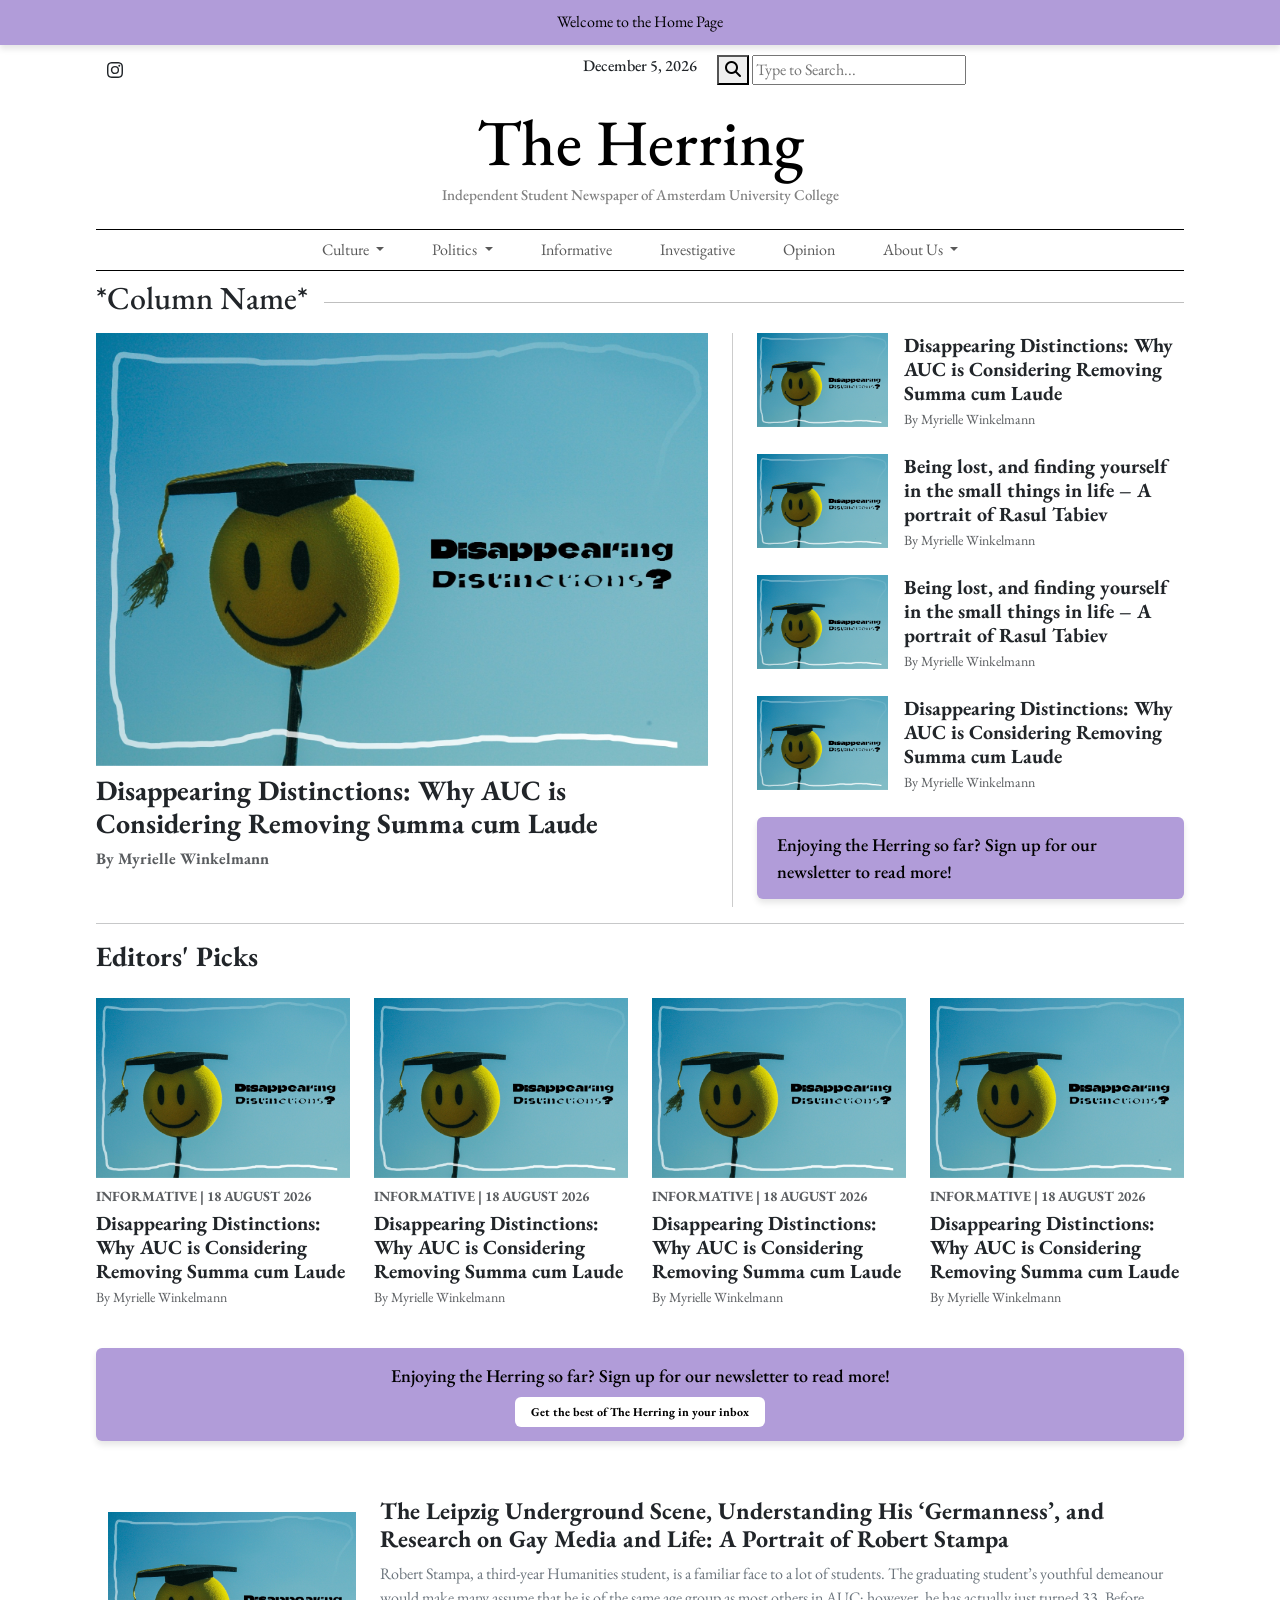
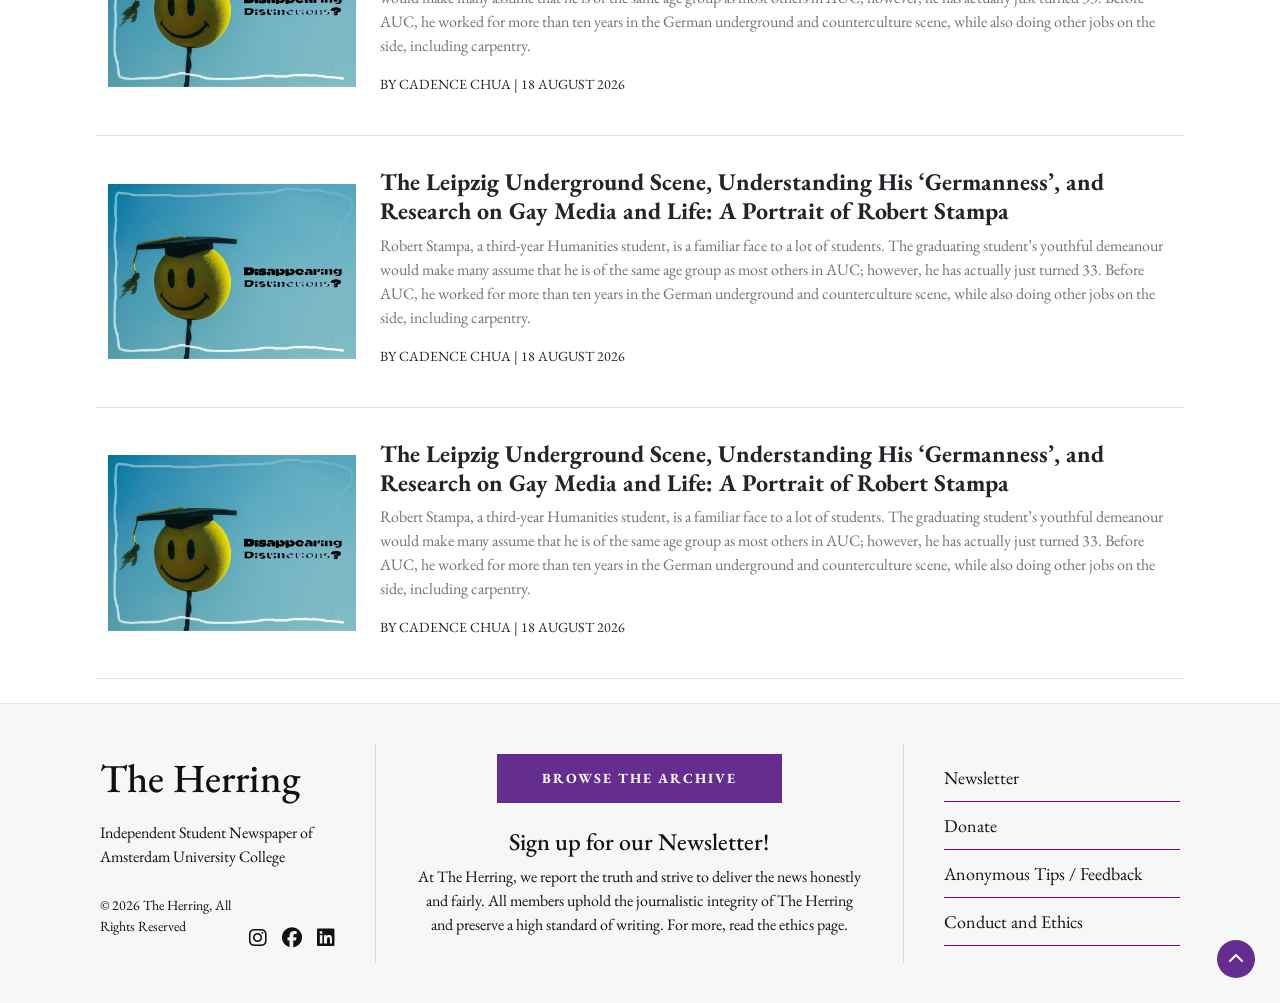
<file: column.html>
<!DOCTYPE html>
<html lang="en-US">
<head>
    <meta charset="utf-8">
    <meta name="viewport" content="width=device-width, initial-scale=1.0">
    <title>The Herring</title>
    <meta name="description" content="The Herring is the independent student-run newspaper of Amsterdam University College" />
    
    <link href="https://cdn.jsdelivr.net/npm/bootstrap@5.3.8/dist/css/bootstrap.min.css" rel="stylesheet" integrity="sha384-sRIl4kxILFvY47J16cr9ZwB07vP4J8+LH7qKQnuqkuIAvNWLzeN8tE5YBujZqJLB" crossorigin="anonymous">
    <link href="styles/style.css" rel="stylesheet" />
    <link rel="stylesheet" href="https://cdnjs.cloudflare.com/ajax/libs/font-awesome/6.4.2/css/all.min.css" integrity="sha512-z3gLpd7yknf1YoNbCzqRKc4qyor8gaKU1qmn+CShxbuBusANI9QpRohGBreCFkKxLhei6S9CQXFEbbKuqLg0DA==" crossorigin="anonymous" referrerpolicy="no-referrer" />

    <style>
    
      
      .brand-title {
        font-family: 'Times New Roman', Times, serif;
        font-weight: bold;
        letter-spacing: 2px;
      }
      
      .border-top-thick {
        border-top: 3px solid #000 !important;
      }
      .border-bottom-thick {
        border-bottom: 3px solid #000 !important;
      }
  
      /* Vertical divider between main feature and sidebar on Desktop */
      @media (min-width: 768px) {
        .border-end-md {
          border-right: 1px solid #ccc !important;
        }
      }
    </style>
</head>
<body>
 
    <header>
      <div class="banner">
        <p>Welcome to the Home Page </p>
      </div>
      
      <div class="top-page-container mb-0"> 
        <div class="search-box">
          <button class="btn-search"><i class="fas fa-search"></i></button>
          <input type="text" class="input-search" placeholder="Type to Search...">
        </div>
        
        <h4 class="date"><span id="current-date"></span></h4>

        <script>
          const dateElement = document.getElementById('current-date');
          const today = new Date();
          const options = { year: 'numeric', month: 'long', day: 'numeric' };
          dateElement.textContent = today.toLocaleDateString('en-US', options);
        </script>

        <svg xmlns="http://www.w3.org/2000/svg" width="16" height="16" fill="currentColor" class="instagram" viewBox="0 0 16 16">
          <path d="M8 0C5.829 0 5.556.01 4.703.048 3.85.088 3.269.222 2.76.42a3.9 3.9 0 0 0-1.417.923A3.9 3.9 0 0 0 .42 2.76C.222 3.268.087 3.85.048 4.7.01 5.555 0 5.827 0 8.001c0 2.172.01 2.444.048 3.297.04.852.174 1.433.372 1.942.205.526.478.972.923 1.417.444.445.89.719 1.416.923.51.198 1.09.333 1.942.372C5.555 15.99 5.827 16 8 16s2.444-.01 3.298-.048c.851-.04 1.434-.174 1.943-.372a3.9 3.9 0 0 0 1.416-.923c.445-.445.718-.891.923-1.417.197-.509.332-1.09.372-1.942C15.99 10.445 16 10.173 16 8s-.01-2.445-.048-3.299c-.04-.851-.175-1.433-.372-1.941a3.9 3.9 0 0 0-.923-1.417A3.9 3.9 0 0 0 13.24.42c-.51-.198-1.092-.333-1.943-.372C10.443.01 10.172 0 7.998 0zm-.717 1.442h.718c2.136 0 2.389.007 3.232.046.78.035 1.204.166 1.486.275.373.145.64.319.92.599s.453.546.598.92c.11.281.24.705.275 1.485.039.843.047 1.096.047 3.231s-.008 2.389-.047 3.232c-.035.78-.166 1.203-.275 1.485a2.5 2.5 0 0 1-.599.919c-.28.28-.546.453-.92.598-.28.11-.704.24-1.485.276-.843.038-1.096.047-3.232.047s-2.39-.009-3.233-.047c-.78-.036-1.203-.166-1.485-.276a2.5 2.5 0 0 1-.92-.598 2.5 2.5 0 0 1-.6-.92c-.109-.281-.24-.705-.275-1.485-.038-.843-.046-1.096-.046-3.233s.008-2.388.046-3.231c.036-.78.166-1.204.276-1.486.145-.373.319-.64.599-.92s.546-.453.92-.598c.282-.11.705-.24 1.485-.276.738-.034 1.024-.044 2.515-.045zm4.988 1.328a.96.96 0 1 0 0 1.92.96.96 0 0 0 0-1.92m-4.27 1.122a4.109 4.109 0 1 0 0 8.217 4.109 4.109 0 0 0 0-8.217m0 1.441a2.667 2.667 0 1 1 0 5.334 2.667 2.667 0 0 1 0-5.334"/>
        </svg>
      </div>
     
      <h1 class="title mt-2 mb-0"><a href="index.html" style="text-decoration: none; color: inherit;">The Herring</a></h1>

       <h2 class="subheading">Independent Student Newspaper of Amsterdam University College</h2>

      <nav class="navbar navbar-expand-lg navbar-light bg-light">
          
        
          <button class="navbar-toggler" type="button" data-toggle="collapse" data-target="#navbarNavDropdown" aria-controls="navbarNavDropdown" aria-expanded="false" aria-label="Toggle navigation">
            <span class="navbar-toggler-icon"></span>
          </button>

      <div class="collapse navbar-collapse justify-content-center" id="navbarNav">
      <!-- 2. mx-auto keeps the main list items horizontally centered -->
        <ul class="navbar-nav mx-auto mb-2 mb-lg-0">
              <li class="nav-item dropdown px-3">
              <a class="nav-link dropdown-toggle" href="#" id="navbarDropdownMenuLink" data-toggle="dropdown" aria-haspopup="true" aria-expanded="false">
                Culture
              </a>
              <div class="dropdown-menu" aria-labelledby="navbarDropdownMenuLink">
                <a class="dropdown-item" href="column.html">Inside the Bubble</a>
                <a class="dropdown-item" href="column.html">Outside the Bubble</a>
               
              </div>
            </li>
              <li class="nav-item dropdown px-3">
              <a class="nav-link dropdown-toggle" href="#" id="navbarDropdownMenuLink" data-toggle="dropdown" aria-haspopup="true" aria-expanded="false">
                Politics
              </a>
              <div class="dropdown-menu" aria-labelledby="navbarDropdownMenuLink">
                <a class="dropdown-item" href="column.html">Inside the Bubble</a>
                <a class="dropdown-item" href="column.html">Outside the Bubble</a>
               
              </div>
            </li>

            <li class="nav-item px-3">
              <a class="nav-link" href="column.html">Informative</a>
            </li>

            <li class="nav-item px-3">
              <a class="nav-link" href="column.html">Investigative</a>
            </li>
            <li class="nav-item px-3">
              <a class="nav-link" href="column.html">Opinion</a>
            </li>
            <li class="nav-item dropdown px-3">
              <a class="nav-link dropdown-toggle" href="#" id="navbarDropdownMenuLink" data-toggle="dropdown" aria-haspopup="true" aria-expanded="false">
                About Us
              </a>
              <div class="dropdown-menu" aria-labelledby="navbarDropdownMenuLink">
                <a class="dropdown-item" href="info-page.html">Who We Are</a>
                <a class="dropdown-item" href="info-page.html">Our Mission</a>
                <a class="dropdown-item" href="staff.html">Our Staff</a>
                <a class="dropdown-item" href="info-page.html">Conduct and Ethics</a>
                <a class="dropdown-item" href="info-page.html">Commenting Guidelines</a>
              </div>
            </li>
            
          </ul>
        </div>
        </nav>

    </header>

<div class="container-fluid px-0" style="width: 85%; margin-left: auto; margin-right: auto;">
  <div style="display: flex; align-items: center; gap: 1rem; ">
    <h2 class="h2 mb-3 mt-2">*Column Name*</h2>
    <hr style="flex-grow: 1; border: none; border-top: 1px solid black;">
  </div>
<!-- HERO / MAIN STORIES SECTION -->
<section class="row g-4">
      
  <!-- Left: Main Featured Article (Column 7/12) -->
  <article class="col-md-7 border-end-md pe-md-4">
    <a href="article.html">
      <img src="images/smiley.jpeg" class="img-fluid w-100 mb-2" alt="Small graduation smiley">
    </a>
    <h2 class="h3 mb-2 fw-bold text-dark">
      <a href="article.html">Disappearing Distinctions: Why AUC is Considering Removing Summa cum Laude</a>

    </h2>
    <p class="h6 fw-bold text-muted"><a href="staff-member.html">By Myrielle Winkelmann</a></p>
  </article>

  <!-- Right: Sidebar Small Articles (Column 5/12) -->
  <aside class="col-md-5 ps-md-4 d-flex flex-column gap-4">
    
    <!-- Small Article 1 -->
    <article class="row g-3 align-items-start">
      <div class="col-4">
        <img src="images/smiley.jpeg" class="img-fluid w-100" alt="Small graduation smiley">
      </div>
      <div class="col-8">
        <h3 class="h5 fw-bold mb-1">
          Disappearing Distinctions: Why AUC is Considering Removing Summa cum Laude
        </h3>
        <p class="text-muted small mb-0">By Myrielle Winkelmann</p>
      </div>
    </article>

    <!-- Small Article 2 -->
    <article class="row g-3 align-items-start">
      <div class="col-4">
        <img src="images/smiley.jpeg" class="img-fluid w-100" alt="Small graduation smiley">
      </div>
      <div class="col-8">
        <h3 class="h5 fw-bold mb-1">
          Being lost, and finding yourself in the small things in life – A portrait of Rasul Tabiev
        </h3>
        <p class="text-muted small mb-0">By Myrielle Winkelmann</p>
      </div>
    </article>

    <!-- Small Article 3 -->
    <article class="row g-3 align-items-start">
      <div class="col-4">
        <img src="images/smiley.jpeg" class="img-fluid w-100" alt="Small graduation smiley">
      </div>
      <div class="col-8">
        <h3 class="h5 fw-bold mb-1">
          Being lost, and finding yourself in the small things in life – A portrait of Rasul Tabiev
        </h3>
        <p class="text-muted small mb-0">By Myrielle Winkelmann</p>
      </div>
    </article>

    <!-- Small Article 4 -->
    <article class="row g-3 align-items-start">
      <div class="col-4">
        <img src="images/smiley.jpeg" class="img-fluid w-100" alt="Small graduation smiley">
      </div>
      <div class="col-8">
        <h3 class="h5 fw-bold mb-1">
          Disappearing Distinctions: Why AUC is Considering Removing Summa cum Laude
        </h3>
        <p class="text-muted small mb-0">By Myrielle Winkelmann</p>
      </div>
    </article>

    <div class="promo-banner mb-2">
      <a href="#"><p class="banner-heading">Enjoying the Herring so far? Sign up for our newsletter to read more!</p></a>
    </div>
    

  </aside>
</section>

<hr>

<!-- Horizontal Break of Articles from Each Columns -->
<section>
  <h2 class="h3 fw-bold mb-4">Editors' Picks</h2>
  <div class="row g-4 mb-3">
    <div class="col-md-3">
      <a href="article.html">
      <img src="images/smiley.jpeg" class="img-fluid w-100 mb-2" alt="Small graduation smiley"></a>
      <p class="mb-1 text-uppercase small text-muted fw-bold"><a href="column.html">INFORMATIVE</a> | 18 AUGUST 2026</p>
      <h3 class="h5 fw-bold mb-1"><a href="article.html">
        Disappearing Distinctions: Why AUC is Considering Removing Summa cum Laude</a>
      </h3>
      <p class="text-muted small mb-0"><a href="staff-member.html">By Myrielle Winkelmann</a></p>
    </div>
    <div class="col-md-3">
      <a href="article.html">
      <img src="images/smiley.jpeg" class="img-fluid w-100 mb-2" alt="Small graduation smiley"></a>
      <p class="mb-1 text-uppercase small text-muted fw-bold"><a href="column.html">INFORMATIVE</a> | 18 AUGUST 2026</p>
      <h3 class="h5 fw-bold mb-1"><a href="article.html">
        Disappearing Distinctions: Why AUC is Considering Removing Summa cum Laude</a>
      </h3>
      <p class="text-muted small mb-0"><a href="staff-member.html">By Myrielle Winkelmann</a></p>
    </div>
    <div class="col-md-3">
      <a href="article.html">
      <img src="images/smiley.jpeg" class="img-fluid w-100 mb-2" alt="Small graduation smiley"></a>
      <p class="mb-1 text-uppercase small text-muted fw-bold"><a href="column.html">INFORMATIVE</a> | 18 AUGUST 2026</p>
      <h3 class="h5 fw-bold mb-1"><a href="article.html">
        Disappearing Distinctions: Why AUC is Considering Removing Summa cum Laude</a>
      </h3>
      <p class="text-muted small mb-0"><a href="staff-member.html">By Myrielle Winkelmann</a></p>
    </div>
    <div class="col-md-3">
      <a href="article.html">
      <img src="images/smiley.jpeg" class="img-fluid w-100 mb-2" alt="Small graduation smiley"></a>
      <p class="mb-1 text-uppercase small text-muted fw-bold"><a href="column.html">INFORMATIVE</a> | 18 AUGUST 2026</p>
      <h3 class="h5 fw-bold mb-1"><a href="article.html">
        Disappearing Distinctions: Why AUC is Considering Removing Summa cum Laude</a>
      </h3>
      <p class="text-muted small mb-0"><a href="staff-member.html">By Myrielle Winkelmann</a></p>
    </div>
  </div>
</section>

<br>
<!-- add banner -->
<section>
  <div class="promo-banner mb-2">
    <p class="banner-heading">Enjoying the Herring so far? Sign up for our newsletter to read more!</p>
    <a href="#" class="banner-button">Get the best of The Herring in your inbox</a>
  </div>

</section>

<div id="article-feed" class="container my-4">
  <article class="row py-4 border-bottom align-items-center">
    <div class="col-md-3"><a href="article.html">
      <img src="images/smiley.jpeg" class="img-fluid" alt="Show preview"></a>
    </div>
    <div class="col-md-9">
      <h2 class="h4 mt-2 fw-bold" src="article.html"><a href="article.html">The Leipzig Underground Scene, Understanding His ‘Germanness’, and Research on Gay Media and Life: A Portrait of Robert Stampa</a></h2>
      <p class="text-secondary">Robert Stampa, a third-year Humanities student, is a familiar face to a lot of students. The graduating student’s youthful demeanour would make many assume that he is of the same age group as most others in AUC; however, he has actually just turned 33. Before AUC, he worked for more than ten years in the German underground and counterculture scene, while also doing other jobs on the side, including carpentry.
      </p>
      <p class="small text-uppercase"><a href="staff-member.html">By CADENCE CHUA</a> | 18 AUGUST 2026</p>
    </div>
  </article>

  <article class="row py-4 border-bottom align-items-center">
    <div class="col-md-3"><a href="article.html">
      <img src="images/smiley.jpeg" class="img-fluid" alt="Show preview"></a>
    </div>
    <div class="col-md-9">
      <h2 class="h4 mt-2 fw-bold" src="article.html"><a href="article.html">The Leipzig Underground Scene, Understanding His ‘Germanness’, and Research on Gay Media and Life: A Portrait of Robert Stampa</a></h2>
      <p class="text-secondary">Robert Stampa, a third-year Humanities student, is a familiar face to a lot of students. The graduating student’s youthful demeanour would make many assume that he is of the same age group as most others in AUC; however, he has actually just turned 33. Before AUC, he worked for more than ten years in the German underground and counterculture scene, while also doing other jobs on the side, including carpentry.
      </p>
      <p class="small text-uppercase"><a href="staff-member.html">By CADENCE CHUA</a> | 18 AUGUST 2026</p>
    </div>
  </article>
  
  <article class="row py-4 border-bottom align-items-center">
    <div class="col-md-3"><a href="article.html">
      <img src="images/smiley.jpeg" class="img-fluid" alt="Show preview"></a>
    </div>
    <div class="col-md-9">
      <h2 class="h4 mt-2 fw-bold" src="article.html"><a href="article.html">The Leipzig Underground Scene, Understanding His ‘Germanness’, and Research on Gay Media and Life: A Portrait of Robert Stampa</a></h2>
      <p class="text-secondary">Robert Stampa, a third-year Humanities student, is a familiar face to a lot of students. The graduating student’s youthful demeanour would make many assume that he is of the same age group as most others in AUC; however, he has actually just turned 33. Before AUC, he worked for more than ten years in the German underground and counterculture scene, while also doing other jobs on the side, including carpentry.
      </p>
      <p class="small text-uppercase"><a href="staff-member.html">By CADENCE CHUA</a> | 18 AUGUST 2026</p>
    </div>
  </article>
</div>

</div>

    <!--footer for the future-->
    <footer class="site-footer">
      <div class="footer-grid">
  
        <!-- Column 1 -->
        <div class="footer-col col-left">
          <h1>The Herring</h1>
          <p>Independent Student Newspaper of Amsterdam University College</p>
          <div class="col-left-bottom">
            <p class="small">&copy; 2026 The Herring, All Rights Reserved</p>
            <div class="social-links">
              <a href="#"><i class="fa-brands fa-instagram"></i></a>
              <a href="#"><i class="fa-brands fa-facebook"></i></a>
              <a href="#"><i class="fa-brands fa-linkedin"></i></a>
  
            </div>
          </div>
        </div>
  
        <!-- Column 2 -->
        <div class="footer-col col-center">
          <a href="#" class="archive-btn">BROWSE THE ARCHIVE</a>
          <h4>Sign up for our Newsletter!</h3>
            <p>At The Herring, we report the truth and strive to deliver the news honestly and fairly. All members uphold the journalistic integrity of The Herring and preserve a high standard of writing.
              For more, read the ethics page.
          </p>
        </div>
  
        <!-- Column 3 -->
        <div class="footer-col col-right">
          <div class="footer-nav">
            <a href="/donate">Newsletter</a>
            <a href="/print-edition">Donate</a>
            <a href="/tips">Anonymous Tips / Feedback</a>
            <a href="/ethics">Conduct and Ethics</a>
          </div>
        </div>
  
      </div>
  
      <!-- Scroll Back to Top Button -->
      <a href="#" class="back-to-top" aria-label="Back to top">
        <i class="fa-solid fa-chevron-up"></i>
      </a>
    </footer>

    <!--bootstrap javascript-->
      
    <script src="https://cdn.jsdelivr.net/npm/bootstrap@5.3.8/dist/js/bootstrap.bundle.min.js" integrity="sha384-FKyoEForCGlyvwx9Hj09JcYn3nv7wiPVlz7YYwJrWVcXK/BmnVDxM+D2scQbITxI" crossorigin="anonymous"></script>
    
      </body>
    </div>

</html>
</html>
</file>
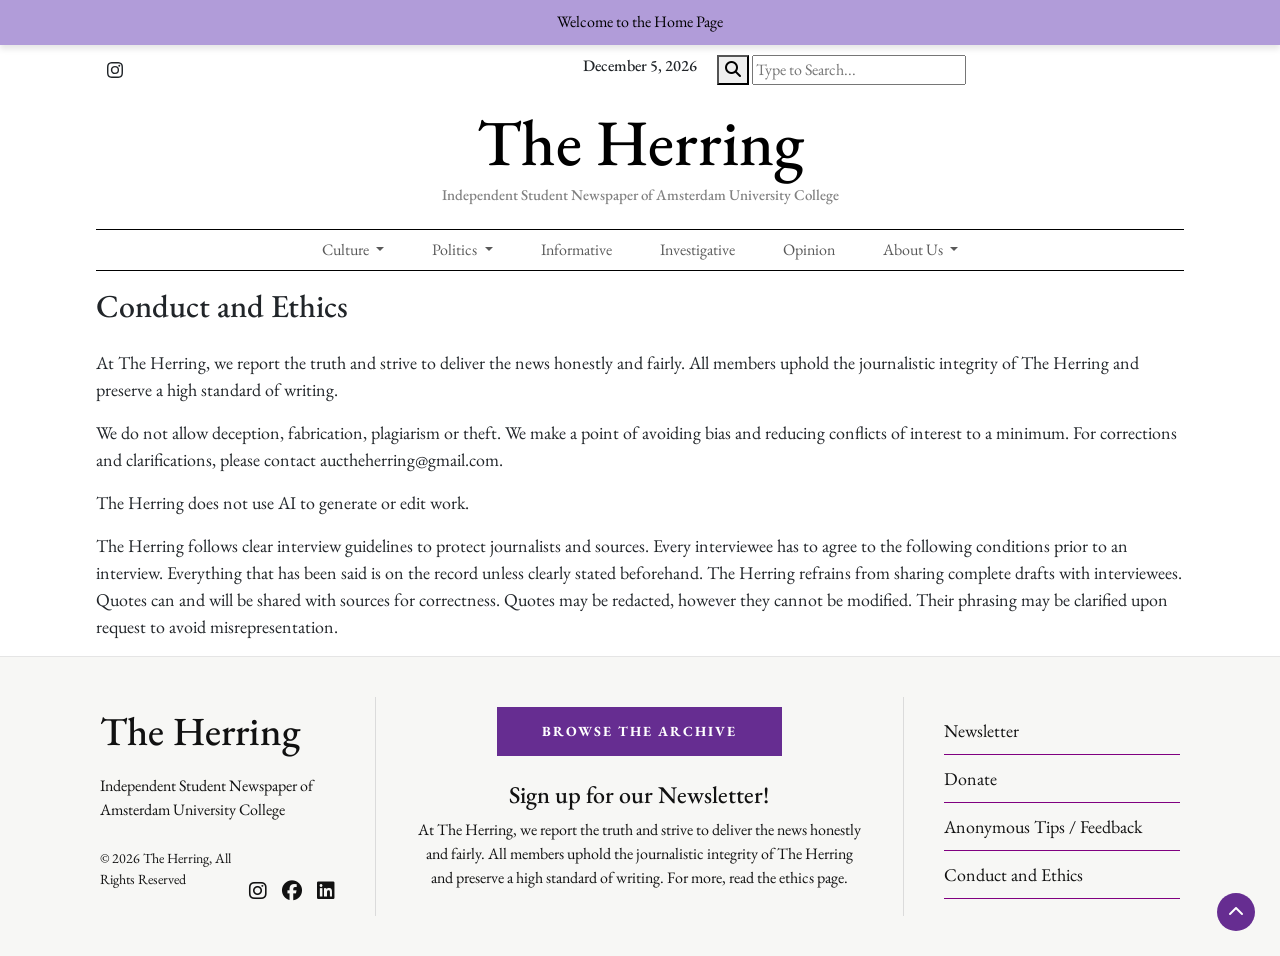
<file: info-page.html>
<!DOCTYPE html>
<html lang="en-US">
<head>
    <meta charset="utf-8">
    <meta name="viewport" content="width=device-width, initial-scale=1.0">
    <title>The Herring</title>
    <meta name="description" content="The Herring is the independent student-run newspaper of Amsterdam University College" />
    
    <link href="https://cdn.jsdelivr.net/npm/bootstrap@5.3.8/dist/css/bootstrap.min.css" rel="stylesheet" integrity="sha384-sRIl4kxILFvY47J16cr9ZwB07vP4J8+LH7qKQnuqkuIAvNWLzeN8tE5YBujZqJLB" crossorigin="anonymous">
    <link href="styles/style.css" rel="stylesheet" />
    <link rel="stylesheet" href="https://cdnjs.cloudflare.com/ajax/libs/font-awesome/6.4.2/css/all.min.css" integrity="sha512-z3gLpd7yknf1YoNbCzqRKc4qyor8gaKU1qmn+CShxbuBusANI9QpRohGBreCFkKxLhei6S9CQXFEbbKuqLg0DA==" crossorigin="anonymous" referrerpolicy="no-referrer" />

    <style>
    
      
      .brand-title {
        font-family: 'Times New Roman', Times, serif;
        font-weight: bold;
        letter-spacing: 2px;
      }
      
      .border-top-thick {
        border-top: 3px solid #000 !important;
      }
      .border-bottom-thick {
        border-bottom: 3px solid #000 !important;
      }
  
      /* Vertical divider between main feature and sidebar on Desktop */
      @media (min-width: 768px) {
        .border-end-md {
          border-right: 1px solid #ccc !important;
        }
      }
    </style>
</head>
<body>
 
    <header>
      <div class="banner">
        <p>Welcome to the Home Page </p>
      </div>
      
      <div class="top-page-container mb-0"> 
        <div class="search-box">
          <button class="btn-search"><i class="fas fa-search"></i></button>
          <input type="text" class="input-search" placeholder="Type to Search...">
        </div>
        
        <h4 class="date"><span id="current-date"></span></h4>

        <script>
          const dateElement = document.getElementById('current-date');
          const today = new Date();
          const options = { year: 'numeric', month: 'long', day: 'numeric' };
          dateElement.textContent = today.toLocaleDateString('en-US', options);
        </script>

        <svg xmlns="http://www.w3.org/2000/svg" width="16" height="16" fill="currentColor" class="instagram" viewBox="0 0 16 16">
          <path d="M8 0C5.829 0 5.556.01 4.703.048 3.85.088 3.269.222 2.76.42a3.9 3.9 0 0 0-1.417.923A3.9 3.9 0 0 0 .42 2.76C.222 3.268.087 3.85.048 4.7.01 5.555 0 5.827 0 8.001c0 2.172.01 2.444.048 3.297.04.852.174 1.433.372 1.942.205.526.478.972.923 1.417.444.445.89.719 1.416.923.51.198 1.09.333 1.942.372C5.555 15.99 5.827 16 8 16s2.444-.01 3.298-.048c.851-.04 1.434-.174 1.943-.372a3.9 3.9 0 0 0 1.416-.923c.445-.445.718-.891.923-1.417.197-.509.332-1.09.372-1.942C15.99 10.445 16 10.173 16 8s-.01-2.445-.048-3.299c-.04-.851-.175-1.433-.372-1.941a3.9 3.9 0 0 0-.923-1.417A3.9 3.9 0 0 0 13.24.42c-.51-.198-1.092-.333-1.943-.372C10.443.01 10.172 0 7.998 0zm-.717 1.442h.718c2.136 0 2.389.007 3.232.046.78.035 1.204.166 1.486.275.373.145.64.319.92.599s.453.546.598.92c.11.281.24.705.275 1.485.039.843.047 1.096.047 3.231s-.008 2.389-.047 3.232c-.035.78-.166 1.203-.275 1.485a2.5 2.5 0 0 1-.599.919c-.28.28-.546.453-.92.598-.28.11-.704.24-1.485.276-.843.038-1.096.047-3.232.047s-2.39-.009-3.233-.047c-.78-.036-1.203-.166-1.485-.276a2.5 2.5 0 0 1-.92-.598 2.5 2.5 0 0 1-.6-.92c-.109-.281-.24-.705-.275-1.485-.038-.843-.046-1.096-.046-3.233s.008-2.388.046-3.231c.036-.78.166-1.204.276-1.486.145-.373.319-.64.599-.92s.546-.453.92-.598c.282-.11.705-.24 1.485-.276.738-.034 1.024-.044 2.515-.045zm4.988 1.328a.96.96 0 1 0 0 1.92.96.96 0 0 0 0-1.92m-4.27 1.122a4.109 4.109 0 1 0 0 8.217 4.109 4.109 0 0 0 0-8.217m0 1.441a2.667 2.667 0 1 1 0 5.334 2.667 2.667 0 0 1 0-5.334"/>
        </svg>
      </div>
     
      <h1 class="title mt-2 mb-0"><a href="index.html" style="text-decoration: none; color: inherit;">The Herring</a></h1>

       <h2 class="subheading">Independent Student Newspaper of Amsterdam University College</h2>

      <nav class="navbar navbar-expand-lg navbar-light bg-light">
          
        
          <button class="navbar-toggler" type="button" data-toggle="collapse" data-target="#navbarNavDropdown" aria-controls="navbarNavDropdown" aria-expanded="false" aria-label="Toggle navigation">
            <span class="navbar-toggler-icon"></span>
          </button>

      <div class="collapse navbar-collapse justify-content-center" id="navbarNav">
      <!-- 2. mx-auto keeps the main list items horizontally centered -->
        <ul class="navbar-nav mx-auto mb-2 mb-lg-0">
              <li class="nav-item dropdown px-3">
              <a class="nav-link dropdown-toggle" href="#" id="navbarDropdownMenuLink" data-toggle="dropdown" aria-haspopup="true" aria-expanded="false">
                Culture
              </a>
              <div class="dropdown-menu" aria-labelledby="navbarDropdownMenuLink">
                <a class="dropdown-item" href="column.html">Inside the Bubble</a>
                <a class="dropdown-item" href="column.html">Outside the Bubble</a>
               
              </div>
            </li>
              <li class="nav-item dropdown px-3">
              <a class="nav-link dropdown-toggle" href="#" id="navbarDropdownMenuLink" data-toggle="dropdown" aria-haspopup="true" aria-expanded="false">
                Politics
              </a>
              <div class="dropdown-menu" aria-labelledby="navbarDropdownMenuLink">
                <a class="dropdown-item" href="column.html">Inside the Bubble</a>
                <a class="dropdown-item" href="column.html">Outside the Bubble</a>
               
              </div>
            </li>

            <li class="nav-item px-3">
              <a class="nav-link" href="column.html">Informative</a>
            </li>

            <li class="nav-item px-3">
              <a class="nav-link" href="column.html">Investigative</a>
            </li>
            <li class="nav-item px-3">
              <a class="nav-link" href="column.html">Opinion</a>
            </li>
            <li class="nav-item dropdown px-3">
              <a class="nav-link dropdown-toggle" href="#" id="navbarDropdownMenuLink" data-toggle="dropdown" aria-haspopup="true" aria-expanded="false">
                About Us
              </a>
              <div class="dropdown-menu" aria-labelledby="navbarDropdownMenuLink">
                <a class="dropdown-item" href="#">Who We Are</a>
                <a class="dropdown-item" href="#">Our Mission</a>
                <a class="dropdown-item" href="staff.html">Our Staff</a>
                <a class="dropdown-item" href="#">Conduct and Ethics</a>
                <a class="dropdown-item" href="#">Commenting Guidelines</a>
              </div>
            </li>
            
          </ul>
        </div>
        </nav>

    </header>

    <main>
        <h2 class="h2 mb-4 mt-3">Conduct and Ethics</h2>

        <p class="body-text">At The Herring, we report the truth and strive to deliver the news honestly and fairly. All members uphold the journalistic integrity of The Herring and preserve a high standard of writing.</p>
            
        <p class="body-text">We do not allow deception, fabrication, plagiarism or theft. We make a point of avoiding bias and reducing conflicts of interest to a minimum. For corrections and clarifications, please contact <a href="mailto:someone@example.com">auctheherring@gmail.com.</a></p>
            
        <p class="body-text">The Herring does not use AI to generate or edit work. </p>
            
        <p class="body-text">The Herring follows clear interview guidelines to protect journalists and sources. Every interviewee has to agree to the following conditions prior to an interview. Everything that has been said is on the record unless clearly stated beforehand. The Herring refrains from sharing complete drafts with interviewees. Quotes can and will be shared with sources for correctness. Quotes may be redacted, however they cannot be modified. Their phrasing may be clarified upon request to avoid misrepresentation. </p>

    </main>


    <footer class="site-footer">
        <div class="footer-grid">
    
          <!-- Column 1 -->
          <div class="footer-col col-left">
            <h1>The Herring</h1>
            <p>Independent Student Newspaper of Amsterdam University College</p>
            <div class="col-left-bottom">
              <p class="small">&copy; 2026 The Herring, All Rights Reserved</p>
              <div class="social-links">
                <a href="#"><i class="fa-brands fa-instagram"></i></a>
                <a href="#"><i class="fa-brands fa-facebook"></i></a>
                <a href="#"><i class="fa-brands fa-linkedin"></i></a>
    
              </div>
            </div>
          </div>
    
          <!-- Column 2 -->
          <div class="footer-col col-center">
            <a href="#" class="archive-btn">BROWSE THE ARCHIVE</a>
            <h4>Sign up for our Newsletter!</h3>
              <p>At The Herring, we report the truth and strive to deliver the news honestly and fairly. All members uphold the journalistic integrity of The Herring and preserve a high standard of writing.
                For more, read the ethics page.
            </p>
          </div>
    
          <!-- Column 3 -->
          <div class="footer-col col-right">
            <div class="footer-nav">
              <a href="/donate">Newsletter</a>
              <a href="/print-edition">Donate</a>
              <a href="/tips">Anonymous Tips / Feedback</a>
              <a href="/ethics">Conduct and Ethics</a>
            </div>
          </div>
    
        </div>
    
        <!-- Scroll Back to Top Button -->
        <a href="#" class="back-to-top" aria-label="Back to top">
          <i class="fa-solid fa-chevron-up"></i>
        </a>
      </footer>
    </body>
    </html>
</file>
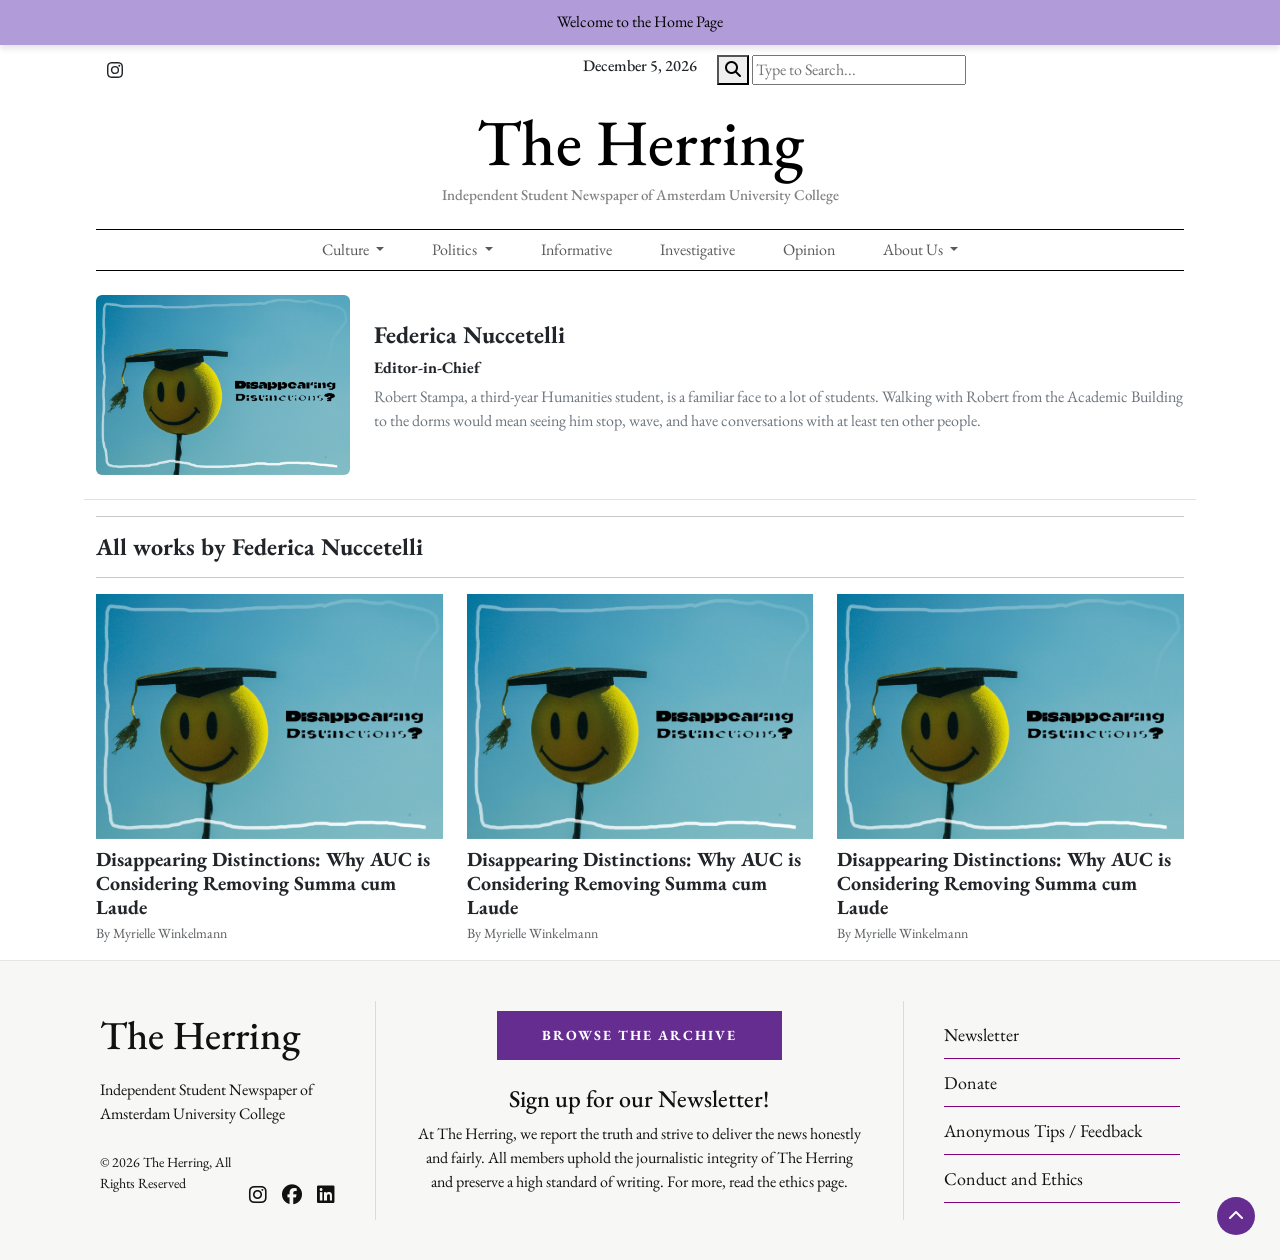
<file: staff-member.html>
<!DOCTYPE html>
<html lang="en-US">
<head>
    <meta charset="utf-8">
    <meta name="viewport" content="width=device-width, initial-scale=1.0">
    <title>The Herring</title>
    <meta name="description" content="The Herring is the independent student-run newspaper of Amsterdam University College" />
    
    <link href="https://cdn.jsdelivr.net/npm/bootstrap@5.3.8/dist/css/bootstrap.min.css" rel="stylesheet" integrity="sha384-sRIl4kxILFvY47J16cr9ZwB07vP4J8+LH7qKQnuqkuIAvNWLzeN8tE5YBujZqJLB" crossorigin="anonymous">
    <link href="styles/style.css" rel="stylesheet" />
    <link rel="stylesheet" href="https://cdnjs.cloudflare.com/ajax/libs/font-awesome/6.4.2/css/all.min.css" integrity="sha512-z3gLpd7yknf1YoNbCzqRKc4qyor8gaKU1qmn+CShxbuBusANI9QpRohGBreCFkKxLhei6S9CQXFEbbKuqLg0DA==" crossorigin="anonymous" referrerpolicy="no-referrer" />

    <style>
    
      
      .brand-title {
        font-family: 'Times New Roman', Times, serif;
        font-weight: bold;
        letter-spacing: 2px;
      }
      
      .border-top-thick {
        border-top: 3px solid #000 !important;
      }
      .border-bottom-thick {
        border-bottom: 3px solid #000 !important;
      }
  
      /* Vertical divider between main feature and sidebar on Desktop */
      @media (min-width: 768px) {
        .border-end-md {
          border-right: 1px solid #ccc !important;
        }
      }
    </style>
</head>
<body>
 
    <header>
      <div class="banner">
        <p>Welcome to the Home Page </p>
      </div>
      
      <div class="top-page-container mb-0"> 
        <div class="search-box">
          <button class="btn-search"><i class="fas fa-search"></i></button>
          <input type="text" class="input-search" placeholder="Type to Search...">
        </div>
        
        <h4 class="date"><span id="current-date"></span></h4>

        <script>
          const dateElement = document.getElementById('current-date');
          const today = new Date();
          const options = { year: 'numeric', month: 'long', day: 'numeric' };
          dateElement.textContent = today.toLocaleDateString('en-US', options);
        </script>

        <svg xmlns="http://www.w3.org/2000/svg" width="16" height="16" fill="currentColor" class="instagram" viewBox="0 0 16 16">
          <path d="M8 0C5.829 0 5.556.01 4.703.048 3.85.088 3.269.222 2.76.42a3.9 3.9 0 0 0-1.417.923A3.9 3.9 0 0 0 .42 2.76C.222 3.268.087 3.85.048 4.7.01 5.555 0 5.827 0 8.001c0 2.172.01 2.444.048 3.297.04.852.174 1.433.372 1.942.205.526.478.972.923 1.417.444.445.89.719 1.416.923.51.198 1.09.333 1.942.372C5.555 15.99 5.827 16 8 16s2.444-.01 3.298-.048c.851-.04 1.434-.174 1.943-.372a3.9 3.9 0 0 0 1.416-.923c.445-.445.718-.891.923-1.417.197-.509.332-1.09.372-1.942C15.99 10.445 16 10.173 16 8s-.01-2.445-.048-3.299c-.04-.851-.175-1.433-.372-1.941a3.9 3.9 0 0 0-.923-1.417A3.9 3.9 0 0 0 13.24.42c-.51-.198-1.092-.333-1.943-.372C10.443.01 10.172 0 7.998 0zm-.717 1.442h.718c2.136 0 2.389.007 3.232.046.78.035 1.204.166 1.486.275.373.145.64.319.92.599s.453.546.598.92c.11.281.24.705.275 1.485.039.843.047 1.096.047 3.231s-.008 2.389-.047 3.232c-.035.78-.166 1.203-.275 1.485a2.5 2.5 0 0 1-.599.919c-.28.28-.546.453-.92.598-.28.11-.704.24-1.485.276-.843.038-1.096.047-3.232.047s-2.39-.009-3.233-.047c-.78-.036-1.203-.166-1.485-.276a2.5 2.5 0 0 1-.92-.598 2.5 2.5 0 0 1-.6-.92c-.109-.281-.24-.705-.275-1.485-.038-.843-.046-1.096-.046-3.233s.008-2.388.046-3.231c.036-.78.166-1.204.276-1.486.145-.373.319-.64.599-.92s.546-.453.92-.598c.282-.11.705-.24 1.485-.276.738-.034 1.024-.044 2.515-.045zm4.988 1.328a.96.96 0 1 0 0 1.92.96.96 0 0 0 0-1.92m-4.27 1.122a4.109 4.109 0 1 0 0 8.217 4.109 4.109 0 0 0 0-8.217m0 1.441a2.667 2.667 0 1 1 0 5.334 2.667 2.667 0 0 1 0-5.334"/>
        </svg>
      </div>
     
      <h1 class="title mt-2 mb-0"><a href="index.html" style="text-decoration: none; color: inherit;">The Herring</a></h1>

       <h2 class="subheading">Independent Student Newspaper of Amsterdam University College</h2>

      <nav class="navbar navbar-expand-lg navbar-light bg-light">
          
        
          <button class="navbar-toggler" type="button" data-toggle="collapse" data-target="#navbarNavDropdown" aria-controls="navbarNavDropdown" aria-expanded="false" aria-label="Toggle navigation">
            <span class="navbar-toggler-icon"></span>
          </button>

      <div class="collapse navbar-collapse justify-content-center" id="navbarNav">
      <!-- 2. mx-auto keeps the main list items horizontally centered -->
        <ul class="navbar-nav mx-auto mb-2 mb-lg-0">
              <li class="nav-item dropdown px-3">
              <a class="nav-link dropdown-toggle" href="#" id="navbarDropdownMenuLink" data-toggle="dropdown" aria-haspopup="true" aria-expanded="false">
                Culture
              </a>
              <div class="dropdown-menu" aria-labelledby="navbarDropdownMenuLink">
                <a class="dropdown-item" href="column.html">Inside the Bubble</a>
                <a class="dropdown-item" href="column.html">Outside the Bubble</a>
               
              </div>
            </li>
              <li class="nav-item dropdown px-3">
              <a class="nav-link dropdown-toggle" href="#" id="navbarDropdownMenuLink" data-toggle="dropdown" aria-haspopup="true" aria-expanded="false">
                Politics
              </a>
              <div class="dropdown-menu" aria-labelledby="navbarDropdownMenuLink">
                <a class="dropdown-item" href="column.html">Inside the Bubble</a>
                <a class="dropdown-item" href="column.html">Outside the Bubble</a>
               
              </div>
            </li>

            <li class="nav-item px-3">
              <a class="nav-link" href="column.html">Informative</a>
            </li>

            <li class="nav-item px-3">
              <a class="nav-link" href="column.html">Investigative</a>
            </li>
            <li class="nav-item px-3">
              <a class="nav-link" href="column.html">Opinion</a>
            </li>
            <li class="nav-item dropdown px-3">
              <a class="nav-link dropdown-toggle" href="#" id="navbarDropdownMenuLink" data-toggle="dropdown" aria-haspopup="true" aria-expanded="false">
                About Us
              </a>
              <div class="dropdown-menu" aria-labelledby="navbarDropdownMenuLink">
                <a class="dropdown-item" href="#">Who We Are</a>
                <a class="dropdown-item" href="#">Our Mission</a>
                <a class="dropdown-item" href="staff.html">Our Staff</a>
                <a class="dropdown-item" href="#">Conduct and Ethics</a>
                <a class="dropdown-item" href="#">Commenting Guidelines</a>
              </div>
            </li>
            
          </ul>
        </div>
        </nav>

    </header>
    
    <main>

      <article class="row py-4 border-bottom align-items-center">
        <div class="col-md-3">
          <img src="images/smiley.jpeg" class="img-fluid rounded" alt="Show preview">
        </div>
        <div class="col-md-9">
          <h2 class="h4 fw-bold">Federica Nuccetelli</h2>
          <h6 class="fw-bold">Editor-in-Chief</h4>
          <p class="text-secondary">Robert Stampa, a third-year Humanities student, is a familiar face to a lot of students. Walking with Robert from the Academic Building to the dorms would mean seeing him stop, wave, and have conversations with at least ten other people. 
          </p>
        </div>
      </article>


      <section>
        <hr>
        <h2 class="h4 fw-bold">All works by Federica Nuccetelli</h2>
        <hr>

        <div class="row g-4 mb-3">
          <!-- Card 1 -->
          <div class="col-md-4">
            <img src="images/smiley.jpeg" class="img-fluid w-100 mb-2" alt="Small graduation smiley">
            <h3 class="h5 fw-bold mb-1">
              Disappearing Distinctions: Why AUC is Considering Removing Summa cum Laude
            </h3>
            <p class="text-muted small mb-0">By Myrielle Winkelmann</p>
          </div>
          <!-- Card 2 -->
          <div class="col-md-4">
            <img src="images/smiley.jpeg" class="img-fluid w-100 mb-2" alt="Small graduation smiley">
            <h3 class="h5 fw-bold mb-1">
              Disappearing Distinctions: Why AUC is Considering Removing Summa cum Laude
            </h3>
            <p class="text-muted small mb-0">By Myrielle Winkelmann</p>
          </div>
          <!-- Card 3 -->
          <div class="col-md-4">
            <img src="images/smiley.jpeg" class="img-fluid w-100 mb-2" alt="Small graduation smiley">
            <h3 class="h5 fw-bold mb-1">
              Disappearing Distinctions: Why AUC is Considering Removing Summa cum Laude
            </h3>
            <p class="text-muted small mb-0">By Myrielle Winkelmann</p>
          </div>
        </div>
      </section>
    
    </main>
   
    <!--footer for the future-->
    <footer class="site-footer">
      <div class="footer-grid">
  
        <!-- Column 1 -->
        <div class="footer-col col-left">
          <h1>The Herring</h1>
          <p>Independent Student Newspaper of Amsterdam University College</p>
          <div class="col-left-bottom">
            <p class="small">&copy; 2026 The Herring, All Rights Reserved</p>
            <div class="social-links">
              <a href="#"><i class="fa-brands fa-instagram"></i></a>
              <a href="#"><i class="fa-brands fa-facebook"></i></a>
              <a href="#"><i class="fa-brands fa-linkedin"></i></a>
  
            </div>
          </div>
        </div>
  
        <!-- Column 2 -->
        <div class="footer-col col-center">
          <a href="#" class="archive-btn">BROWSE THE ARCHIVE</a>
          <h4>Sign up for our Newsletter!</h3>
            <p>At The Herring, we report the truth and strive to deliver the news honestly and fairly. All members uphold the journalistic integrity of The Herring and preserve a high standard of writing.
              For more, read the ethics page.
          </p>
        </div>
  
        <!-- Column 3 -->
        <div class="footer-col col-right">
          <div class="footer-nav">
            <a href="/donate">Newsletter</a>
            <a href="/print-edition">Donate</a>
            <a href="/tips">Anonymous Tips / Feedback</a>
            <a href="/ethics">Conduct and Ethics</a>
          </div>
        </div>
  
      </div>
  
      <!-- Scroll Back to Top Button -->
      <a href="#" class="back-to-top" aria-label="Back to top">
        <i class="fa-solid fa-chevron-up"></i>
      </a>
    </footer>

    <!--bootstrap javascript-->
      
    <script src="https://cdn.jsdelivr.net/npm/bootstrap@5.3.8/dist/js/bootstrap.bundle.min.js" integrity="sha384-FKyoEForCGlyvwx9Hj09JcYn3nv7wiPVlz7YYwJrWVcXK/BmnVDxM+D2scQbITxI" crossorigin="anonymous"></script>
    
      </body>
      
</html>
</file>
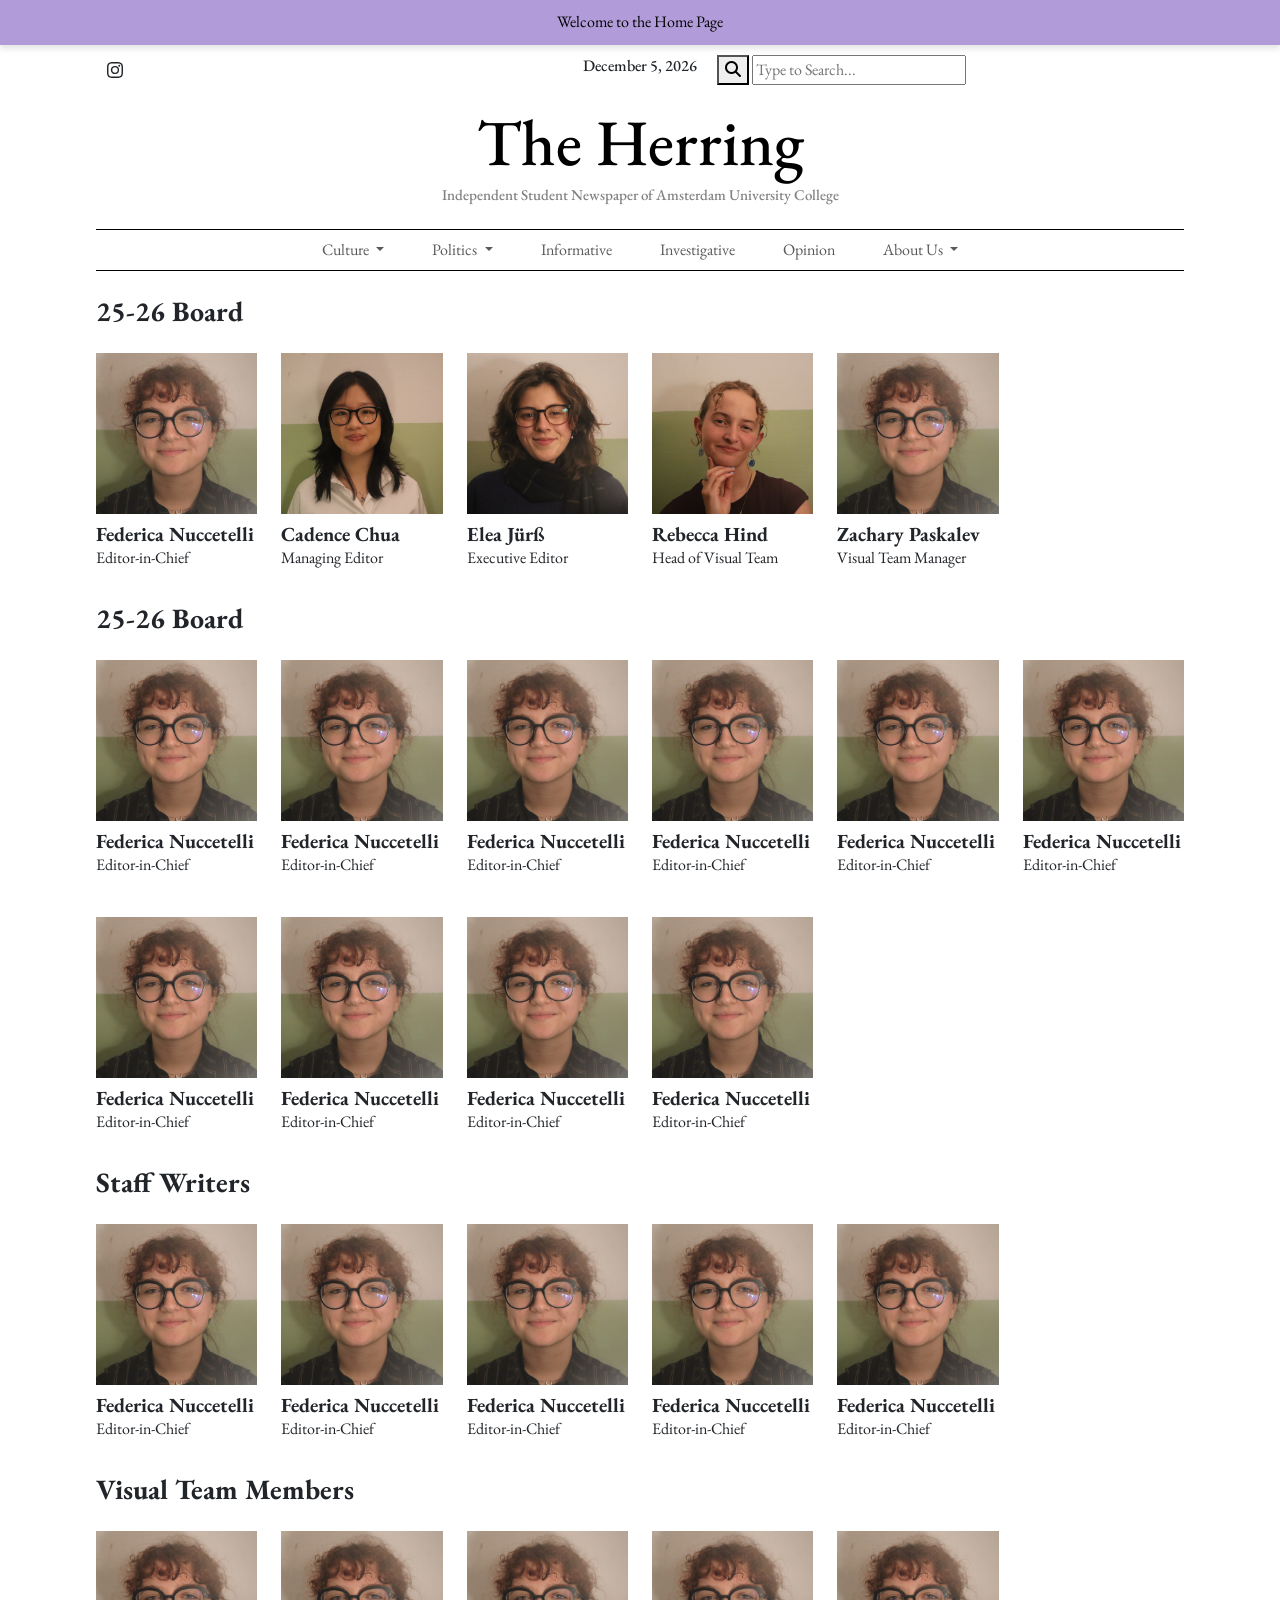
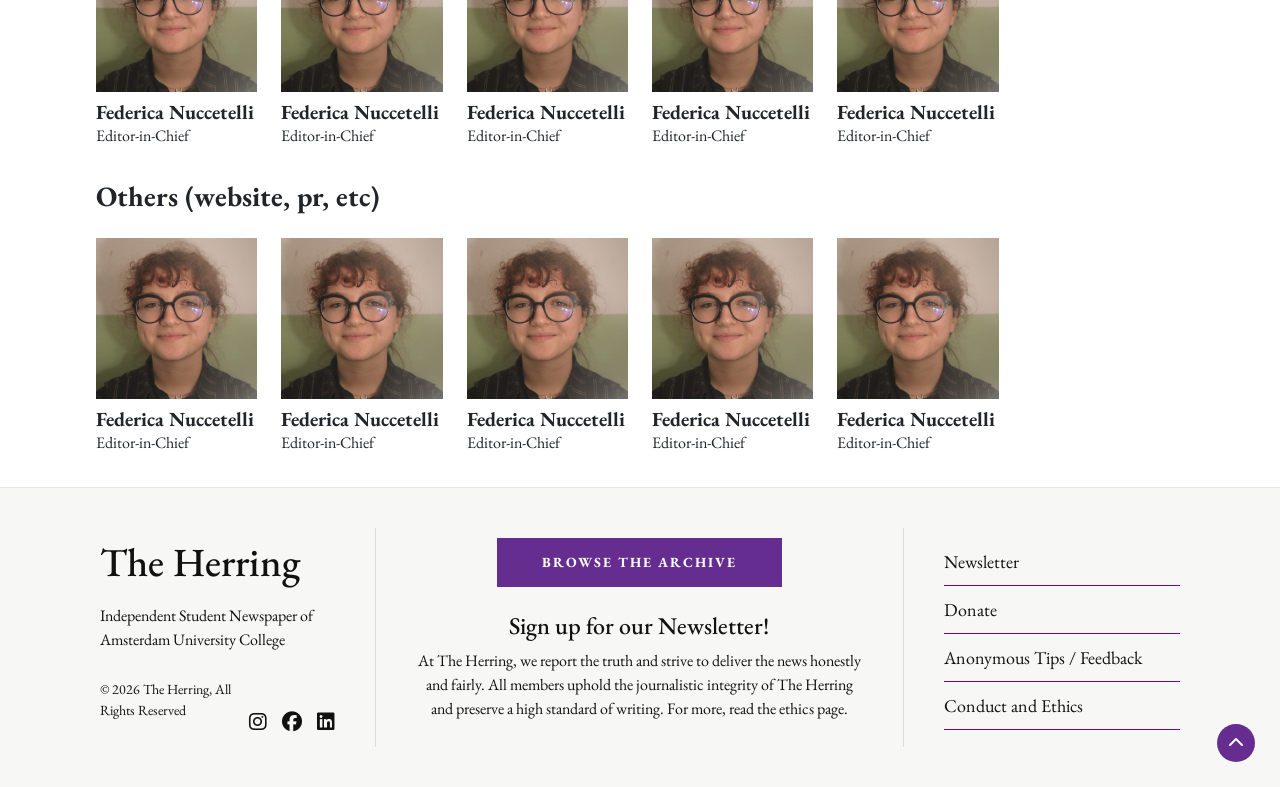
<file: staff.html>
<!DOCTYPE html>
<html lang="en-US">
<head>
    <meta charset="utf-8">
    <meta name="viewport" content="width=device-width, initial-scale=1.0">
    <title>The Herring</title>
    <meta name="description" content="The Herring is the independent student-run newspaper of Amsterdam University College" />
    
    <link href="https://cdn.jsdelivr.net/npm/bootstrap@5.3.8/dist/css/bootstrap.min.css" rel="stylesheet" integrity="sha384-sRIl4kxILFvY47J16cr9ZwB07vP4J8+LH7qKQnuqkuIAvNWLzeN8tE5YBujZqJLB" crossorigin="anonymous">
    <link href="styles/style.css" rel="stylesheet" />
    <link rel="stylesheet" href="https://cdnjs.cloudflare.com/ajax/libs/font-awesome/6.4.2/css/all.min.css" integrity="sha512-z3gLpd7yknf1YoNbCzqRKc4qyor8gaKU1qmn+CShxbuBusANI9QpRohGBreCFkKxLhei6S9CQXFEbbKuqLg0DA==" crossorigin="anonymous" referrerpolicy="no-referrer" />

    <style>
    
      
      .brand-title {
        font-family: 'Times New Roman', Times, serif;
        font-weight: bold;
        letter-spacing: 2px;
      }
      
      .border-top-thick {
        border-top: 3px solid #000 !important;
      }
      .border-bottom-thick {
        border-bottom: 3px solid #000 !important;
      }
  
      /* Vertical divider between main feature and sidebar on Desktop */
      @media (min-width: 768px) {
        .border-end-md {
          border-right: 1px solid #ccc !important;
        }
      }
    </style>
</head>
<body>
 
    <header>
      <div class="banner">
        <p>Welcome to the Home Page </p>
      </div>
      
      <div class="top-page-container mb-0"> 
        <div class="search-box">
          <button class="btn-search"><i class="fas fa-search"></i></button>
          <input type="text" class="input-search" placeholder="Type to Search...">
        </div>
        
        <h4 class="date"><span id="current-date"></span></h4>

        <script>
          const dateElement = document.getElementById('current-date');
          const today = new Date();
          const options = { year: 'numeric', month: 'long', day: 'numeric' };
          dateElement.textContent = today.toLocaleDateString('en-US', options);
        </script>

        <svg xmlns="http://www.w3.org/2000/svg" width="16" height="16" fill="currentColor" class="instagram" viewBox="0 0 16 16">
          <path d="M8 0C5.829 0 5.556.01 4.703.048 3.85.088 3.269.222 2.76.42a3.9 3.9 0 0 0-1.417.923A3.9 3.9 0 0 0 .42 2.76C.222 3.268.087 3.85.048 4.7.01 5.555 0 5.827 0 8.001c0 2.172.01 2.444.048 3.297.04.852.174 1.433.372 1.942.205.526.478.972.923 1.417.444.445.89.719 1.416.923.51.198 1.09.333 1.942.372C5.555 15.99 5.827 16 8 16s2.444-.01 3.298-.048c.851-.04 1.434-.174 1.943-.372a3.9 3.9 0 0 0 1.416-.923c.445-.445.718-.891.923-1.417.197-.509.332-1.09.372-1.942C15.99 10.445 16 10.173 16 8s-.01-2.445-.048-3.299c-.04-.851-.175-1.433-.372-1.941a3.9 3.9 0 0 0-.923-1.417A3.9 3.9 0 0 0 13.24.42c-.51-.198-1.092-.333-1.943-.372C10.443.01 10.172 0 7.998 0zm-.717 1.442h.718c2.136 0 2.389.007 3.232.046.78.035 1.204.166 1.486.275.373.145.64.319.92.599s.453.546.598.92c.11.281.24.705.275 1.485.039.843.047 1.096.047 3.231s-.008 2.389-.047 3.232c-.035.78-.166 1.203-.275 1.485a2.5 2.5 0 0 1-.599.919c-.28.28-.546.453-.92.598-.28.11-.704.24-1.485.276-.843.038-1.096.047-3.232.047s-2.39-.009-3.233-.047c-.78-.036-1.203-.166-1.485-.276a2.5 2.5 0 0 1-.92-.598 2.5 2.5 0 0 1-.6-.92c-.109-.281-.24-.705-.275-1.485-.038-.843-.046-1.096-.046-3.233s.008-2.388.046-3.231c.036-.78.166-1.204.276-1.486.145-.373.319-.64.599-.92s.546-.453.92-.598c.282-.11.705-.24 1.485-.276.738-.034 1.024-.044 2.515-.045zm4.988 1.328a.96.96 0 1 0 0 1.92.96.96 0 0 0 0-1.92m-4.27 1.122a4.109 4.109 0 1 0 0 8.217 4.109 4.109 0 0 0 0-8.217m0 1.441a2.667 2.667 0 1 1 0 5.334 2.667 2.667 0 0 1 0-5.334"/>
        </svg>
      </div>
     
      <h1 class="title mt-2 mb-0"><a href="index.html" style="text-decoration: none; color: inherit;">The Herring</a></h1>

       <h2 class="subheading">Independent Student Newspaper of Amsterdam University College</h2>

      <nav class="navbar navbar-expand-lg navbar-light bg-light">
          
        
          <button class="navbar-toggler" type="button" data-toggle="collapse" data-target="#navbarNavDropdown" aria-controls="navbarNavDropdown" aria-expanded="false" aria-label="Toggle navigation">
            <span class="navbar-toggler-icon"></span>
          </button>

      <div class="collapse navbar-collapse justify-content-center" id="navbarNav">
      <!-- 2. mx-auto keeps the main list items horizontally centered -->
        <ul class="navbar-nav mx-auto mb-2 mb-lg-0">
              <li class="nav-item dropdown px-3">
              <a class="nav-link dropdown-toggle" href="#" id="navbarDropdownMenuLink" data-toggle="dropdown" aria-haspopup="true" aria-expanded="false">
                Culture
              </a>
              <div class="dropdown-menu" aria-labelledby="navbarDropdownMenuLink">
                <a class="dropdown-item" href="column.html">Inside the Bubble</a>
                <a class="dropdown-item" href="column.html">Outside the Bubble</a>
               
              </div>
            </li>
              <li class="nav-item dropdown px-3">
              <a class="nav-link dropdown-toggle" href="#" id="navbarDropdownMenuLink" data-toggle="dropdown" aria-haspopup="true" aria-expanded="false">
                Politics
              </a>
              <div class="dropdown-menu" aria-labelledby="navbarDropdownMenuLink">
                <a class="dropdown-item" href="column.html">Inside the Bubble</a>
                <a class="dropdown-item" href="column.html">Outside the Bubble</a>
               
              </div>
            </li>

            <li class="nav-item px-3">
              <a class="nav-link" href="column.html">Informative</a>
            </li>

            <li class="nav-item px-3">
              <a class="nav-link" href="column.html">Investigative</a>
            </li>
            <li class="nav-item px-3">
              <a class="nav-link" href="column.html">Opinion</a>
            </li>
            <li class="nav-item dropdown px-3">
              <a class="nav-link dropdown-toggle" href="#" id="navbarDropdownMenuLink" data-toggle="dropdown" aria-haspopup="true" aria-expanded="false">
                About Us
              </a>
              <div class="dropdown-menu" aria-labelledby="navbarDropdownMenuLink">
                <a class="dropdown-item" href="info-page.html">Who We Are</a>
                <a class="dropdown-item" href="info-page.html">Our Mission</a>
                <a class="dropdown-item" href="staff.html">Our Staff</a>
                <a class="dropdown-item" href="info-page.html">Conduct and Ethics</a>
                <a class="dropdown-item" href="info-page.html">Commenting Guidelines</a>
              </div>
            </li>
            
          </ul>
        </div>
        </nav>

    </header>
    
    <main>

<section>  
  <br>
  <h2 class="h3 fw-bold mb-4">25-26 Board</h2>
  <div class="row g-4 mb-3">
    <!-- Card 1 -->
     
    <div class="col-md-2">
      <a href="staff-member.html">
      <div class="ratio ratio-1x1">
      <img src="images/Federica_favourite.JPG" class="object-fit-cover w-100 mb-2"></div>
      <h3 class="member-name">
        Federica Nuccetelli
      </a></h3>
      <p>Editor-in-Chief</p>
    </div>

    <div class="col-md-2">
      <a href="staff-member.html">
      <div class="ratio ratio-1x1">
      <img src="images/Cadence favourite!.JPG" class="object-fit-cover w-100 mb-2"></div>
      <h3 class="member-name">
        Cadence Chua
      </a></h3>
      <p>Managing Editor</p>
    </div>

    <div class="col-md-2">
      <a href="staff-member.html">
      <div class="ratio ratio-1x1">
      <img src="images/Elea favorite.JPG" class="object-fit-cover w-100 mb-2"></div>
      <h3 class="member-name">
        Elea Jürß
      </a></h3>
      <p>Executive Editor</p>
    </div>

    <div class="col-md-2">
      <a href="staff-member.html">
      <div class="ratio ratio-1x1">
      <img src="images/becca_fave.JPG" class="object-fit-cover w-100 mb-2"></div>
      <h3 class="member-name">
        Rebecca Hind
      </a></h3>
      <p>Head of Visual Team</p>
    </div>

    <div class="col-md-2">
      <a href="staff-member.html">
      <div class="ratio ratio-1x1">
      <img src="images/Federica_favourite.JPG" class="object-fit-cover w-100 mb-2"></div>
      <h3 class="member-name">
        Zachary Paskalev
      </a></h3>
      <p>Visual Team Manager</p>
    </div>
  </div>


  <h2 class="h3 fw-bold mb-4">25-26 Board</h2>
  <div class="row g-4 mb-3">
    <!-- Card 1 -->
    <div class="col-md-2">
      <a href="staff-member.html">
      <div class="ratio ratio-1x1">
      <img src="images/Federica_favourite.JPG" class="object-fit-cover w-100 mb-2"></div>
      <h3 class="member-name">
        Federica Nuccetelli
      </a></h3>
      <p>Editor-in-Chief</p>
    </div>

    <div class="col-md-2">
      <a href="staff-member.html">
      <div class="ratio ratio-1x1">
      <img src="images/Federica_favourite.JPG" class="object-fit-cover w-100 mb-2"></div>
      <h3 class="member-name">
        Federica Nuccetelli
      </a></h3>
      <p>Editor-in-Chief</p>
    </div>

    <div class="col-md-2">
      <a href="staff-member.html">
      <div class="ratio ratio-1x1">
      <img src="images/Federica_favourite.JPG" class="object-fit-cover w-100 mb-2"></div>
      <h3 class="member-name">
        Federica Nuccetelli
      </a></h3>
      <p>Editor-in-Chief</p>
    </div>

    <div class="col-md-2">
      <a href="staff-member.html">
      <div class="ratio ratio-1x1">
      <img src="images/Federica_favourite.JPG" class="object-fit-cover w-100 mb-2"></div>
      <h3 class="member-name">
        Federica Nuccetelli
      </a></h3>
      <p>Editor-in-Chief</p>
    </div>

    <div class="col-md-2">
      <a href="staff-member.html">
      <div class="ratio ratio-1x1">
      <img src="images/Federica_favourite.JPG" class="object-fit-cover w-100 mb-2"></div>
      <h3 class="member-name">
        Federica Nuccetelli
      </a></h3>
      <p>Editor-in-Chief</p>
    </div>

    <div class="col-md-2">
      <a href="staff-member.html">
      <div class="ratio ratio-1x1">
      <img src="images/Federica_favourite.JPG" class="object-fit-cover w-100 mb-2"></div>
      <h3 class="member-name">
        Federica Nuccetelli
      </a></h3>
      <p>Editor-in-Chief</p>
    </div>

    <div class="col-md-2">
      <a href="staff-member.html">
      <div class="ratio ratio-1x1">
      <img src="images/Federica_favourite.JPG" class="object-fit-cover w-100 mb-2"></div>
      <h3 class="member-name">
        Federica Nuccetelli
      </a></h3>
      <p>Editor-in-Chief</p>
    </div>

    <div class="col-md-2">
      <a href="staff-member.html">
      <div class="ratio ratio-1x1">
      <img src="images/Federica_favourite.JPG" class="object-fit-cover w-100 mb-2"></div>
      <h3 class="member-name">
        Federica Nuccetelli
      </a></h3>
      <p>Editor-in-Chief</p>
    </div>

    <div class="col-md-2">
      <a href="staff-member.html">
      <div class="ratio ratio-1x1">
      <img src="images/Federica_favourite.JPG" class="object-fit-cover w-100 mb-2"></div>
      <h3 class="member-name">
        Federica Nuccetelli
      </a></h3>
      <p>Editor-in-Chief</p>
    </div>

    <div class="col-md-2">
      <a href="staff-member.html">
      <div class="ratio ratio-1x1">
      <img src="images/Federica_favourite.JPG" class="object-fit-cover w-100 mb-2"></div>
      <h3 class="member-name">
        Federica Nuccetelli
      </a></h3>
      <p>Editor-in-Chief</p>
    </div>
  </div>


  <h2 class="h3 fw-bold mb-4">Staff Writers</h2>
  <div class="row g-4 mb-3">
    <!-- Card 1 -->
    <div class="col-md-2">
      <a href="staff-member.html">
      <div class="ratio ratio-1x1">
      <img src="images/Federica_favourite.JPG" class="object-fit-cover w-100 mb-2"></div>
      <h3 class="member-name">
        Federica Nuccetelli
      </a></h3>
      <p>Editor-in-Chief</p>
    </div>

    <div class="col-md-2">
      <a href="staff-member.html">
      <div class="ratio ratio-1x1">
      <img src="images/Federica_favourite.JPG" class="object-fit-cover w-100 mb-2"></div>
      <h3 class="member-name">
        Federica Nuccetelli
      </a></h3>
      <p>Editor-in-Chief</p>
    </div>

    <div class="col-md-2">
      <a href="staff-member.html">
      <div class="ratio ratio-1x1">
      <img src="images/Federica_favourite.JPG" class="object-fit-cover w-100 mb-2"></div>
      <h3 class="member-name">
        Federica Nuccetelli
      </a></h3>
      <p>Editor-in-Chief</p>
    </div>

    <div class="col-md-2">
      <a href="staff-member.html">
      <div class="ratio ratio-1x1">
      <img src="images/Federica_favourite.JPG" class="object-fit-cover w-100 mb-2"></div>
      <h3 class="member-name">
        Federica Nuccetelli
      </a></h3>
      <p>Editor-in-Chief</p>
    </div>

    <div class="col-md-2">
      <a href="staff-member.html">
      <div class="ratio ratio-1x1">
      <img src="images/Federica_favourite.JPG" class="object-fit-cover w-100 mb-2"></div>
      <h3 class="member-name">
        Federica Nuccetelli
      </a></h3>
      <p>Editor-in-Chief</p>
    </div>
  </div>


  <h2 class="h3 fw-bold mb-4">Visual Team Members</h2>
  <div class="row g-4 mb-3">
    <!-- Card 1 -->
    <div class="col-md-2">
      <a href="staff-member.html">
      <div class="ratio ratio-1x1">
      <img src="images/Federica_favourite.JPG" class="object-fit-cover w-100 mb-2"></div>
      <h3 class="member-name">
        Federica Nuccetelli
      </a></h3>
      <p>Editor-in-Chief</p>
    </div>

    <div class="col-md-2">
      <a href="staff-member.html">
      <div class="ratio ratio-1x1">
      <img src="images/Federica_favourite.JPG" class="object-fit-cover w-100 mb-2"></div>
      <h3 class="member-name">
        Federica Nuccetelli
      </a></h3>
      <p>Editor-in-Chief</p>
    </div>

    <div class="col-md-2">
      <a href="staff-member.html">
      <div class="ratio ratio-1x1">
      <img src="images/Federica_favourite.JPG" class="object-fit-cover w-100 mb-2"></div>
      <h3 class="member-name">
        Federica Nuccetelli
      </a></h3>
      <p>Editor-in-Chief</p>
    </div>

    <div class="col-md-2">
      <a href="staff-member.html">
      <div class="ratio ratio-1x1">
      <img src="images/Federica_favourite.JPG" class="object-fit-cover w-100 mb-2"></div>
      <h3 class="member-name">
        Federica Nuccetelli
      </a></h3>
      <p>Editor-in-Chief</p>
    </div>

    <div class="col-md-2">
      <a href="staff-member.html">
      <div class="ratio ratio-1x1">
      <img src="images/Federica_favourite.JPG" class="object-fit-cover w-100 mb-2"></div>
      <h3 class="member-name">
        Federica Nuccetelli
      </a></h3>
      <p>Editor-in-Chief</p>
    </div>
  </div>

  <h2 class="h3 fw-bold mb-4">Others (website, pr, etc)</h2>
  <div class="row g-4 mb-3">
    <!-- Card 1 -->
    <div class="col-md-2">
      <a href="staff-member.html">
      <div class="ratio ratio-1x1">
      <img src="images/Federica_favourite.JPG" class="object-fit-cover w-100 mb-2"></div>
      <h3 class="member-name">
        Federica Nuccetelli
      </a></h3>
      <p>Editor-in-Chief</p>
    </div>

    <div class="col-md-2">
      <a href="staff-member.html">
      <div class="ratio ratio-1x1">
      <img src="images/Federica_favourite.JPG" class="object-fit-cover w-100 mb-2"></div>
      <h3 class="member-name">
        Federica Nuccetelli
      </a></h3>
      <p>Editor-in-Chief</p>
    </div>

    <div class="col-md-2">
      <a href="staff-member.html">
      <div class="ratio ratio-1x1">
      <img src="images/Federica_favourite.JPG" class="object-fit-cover w-100 mb-2"></div>
      <h3 class="member-name">
        Federica Nuccetelli
      </a></h3>
      <p>Editor-in-Chief</p>
    </div>

    <div class="col-md-2">
      <a href="staff-member.html">
      <div class="ratio ratio-1x1">
      <img src="images/Federica_favourite.JPG" class="object-fit-cover w-100 mb-2"></div>
      <h3 class="member-name">
        Federica Nuccetelli
      </a></h3>
      <p>Editor-in-Chief</p>
    </div>

    <div class="col-md-2">
      <a href="staff-member.html">
      <div class="ratio ratio-1x1">
      <img src="images/Federica_favourite.JPG" class="object-fit-cover w-100 mb-2"></div>
      <h3 class="member-name">
        Federica Nuccetelli
      </a></h3>
      <p>Editor-in-Chief</p>
    </div>
  </div>

</section>

    
        
    
    </main>

   
    <!--footer for the future-->
    <footer class="site-footer">
      <div class="footer-grid">
  
        <!-- Column 1 -->
        <div class="footer-col col-left">
          <h1>The Herring</h1>
          <p>Independent Student Newspaper of Amsterdam University College</p>
          <div class="col-left-bottom">
            <p class="small">&copy; 2026 The Herring, All Rights Reserved</p>
            <div class="social-links">
              <a href="#"><i class="fa-brands fa-instagram"></i></a>
              <a href="#"><i class="fa-brands fa-facebook"></i></a>
              <a href="#"><i class="fa-brands fa-linkedin"></i></a>
  
            </div>
          </div>
        </div>
  
        <!-- Column 2 -->
        <div class="footer-col col-center">
          <a href="#" class="archive-btn">BROWSE THE ARCHIVE</a>
          <h4>Sign up for our Newsletter!</h3>
            <p>At The Herring, we report the truth and strive to deliver the news honestly and fairly. All members uphold the journalistic integrity of The Herring and preserve a high standard of writing.
              For more, read the ethics page.
          </p>
        </div>
  
        <!-- Column 3 -->
        <div class="footer-col col-right">
          <div class="footer-nav">
            <a href="/donate">Newsletter</a>
            <a href="/print-edition">Donate</a>
            <a href="/tips">Anonymous Tips / Feedback</a>
            <a href="/ethics">Conduct and Ethics</a>
          </div>
        </div>
  
      </div>
  
      <!-- Scroll Back to Top Button -->
      <a href="#" class="back-to-top" aria-label="Back to top">
        <i class="fa-solid fa-chevron-up"></i>
      </a>
    </footer>


    <!--bootstrap javascript-->
      
    <script src="https://cdn.jsdelivr.net/npm/bootstrap@5.3.8/dist/js/bootstrap.bundle.min.js" integrity="sha384-FKyoEForCGlyvwx9Hj09JcYn3nv7wiPVlz7YYwJrWVcXK/BmnVDxM+D2scQbITxI" crossorigin="anonymous"></script>
    
      </body>
      
</html>
</html>
</file>
<file: styles/style.css>
@import url('https://fonts.googleapis.com/css2?family=Cormorant+Garamond:ital,wght@0,300..700;1,300..700&family=EB+Garamond:ital,wght@0,400..800;1,400..800&display=swap');


html {
  background-color: white;
}
* {
  box-sizing: border-box;
  font-family: "EB Garamond", serif;
}
body {
  font-family: "EB Garamond", serif;
}

main {
  width: 85%;
  margin: 0 auto;
  
}

.paper-sheet {
  max-width: 85%;
  margin: 0 auto;
  padding: 0px;
  
  
  background-color: #fbf9f3; 
  box-shadow: 0 12px 35px rgba(0, 0, 0, 0.4);
  border-radius: 2px; 
}

.grid-container {
  display: grid;
  grid-template-areas:
  'title'
  'menu'
  'footer';
  background-color: white;
  gap: 10px;
}

.banner {
  position: relative;
  top: 0;
  left: 0;
  width: 100%;
  height:45px;
  background-color:#B19CD9;
  color: black;
  text-decoration: bold;
  text-align: center;
  padding: 10px 0;
  z-index: 1000;
  box-shadow: 0 4px 6px rgba(0, 0, 0, 0.1);
  transition: transform 0.3s ease, box-shadow 0.3s ease;
}



.actions {
  grid-area: actions;
  display: flex;
  justify-content: flex-end;
  align-items: center;
  gap: 10px;
}

@media (max-width: 480px) {
  .actions {
    flex-wrap: wrap;
    width: 100%;
  }
}



.top-page-container {
  display: grid;
  grid-template-columns: 1fr auto 1fr;
  grid-template-areas:
    "instagram date actions";
  align-items: center;
  width: 100%;
  box-sizing: border-box;
  padding: 10px 20px;
  gap: 20px;
}


.instagram {
  grid-area: instagram;
  display: flex;
  justify-content: flex-start;
  align-items: center;
  margin-left: 16%;
}



.date {
  grid-area: date;
  display: flex;
  justify-content: center;
  align-items: center;
  font-size: 16px;
  white-space: nowrap;
}


.newsletterButton {
  display: inline-flex;
  justify-content: center;
  align-items: center;
  margin-left: 55%;

  width: 90px;
  min-height: 36px;
  box-sizing: border-box;

  padding: 6px 10px;

  background-color: #662d91;
  color: white;
  text-decoration: none;

  font-size: 16px;
  font-weight: 500;

  border-radius: 6px;
  border: none;

  cursor: pointer;
  transition: background-color 0.2s ease,
              transform 0.1s ease;
}

@media (max-width: 768px) {
  .newsletterButton {
    display: none !important;
  }
}

.my-button {
  display: inline-flex;
  justify-content: center;
  align-items: center;
  margin-right:15%;

  width: 90px;
  min-height: 36px;
  box-sizing: border-box;

  padding: 6px 10px;

  background-color: #662d91;
  color: white;
  text-decoration: none;

  font-size: 16px;
  font-weight: 500;

  border-radius: 6px;
  border: none;

  cursor: pointer;
  transition: background-color 0.2s ease,
              transform 0.1s ease;
}

@media (max-width: 768px) {
  .my-button {
    grid-area: actions;

    display: inline-flex;
    justify-content: center;
    align-items: center;

    width: auto !important;
    max-width: none !important;

    padding: 4px 6px;
    margin-left: auto;
    margin-right: 5px;
  }
}

@media (max-width: 768px) {
  .instagram {
    grid-area: instagram;
    display: flex;
    justify-content: flex-start;
    align-items: start;
    margin-left:7%;
    grid-column: auto !important;
    grid-row: auto !important;
    grid-area: instagram !important;
  }

  .my-button {
    grid-column: auto !important;
    grid-row: auto !important;
    grid-area: actions !important;
  }
}

.newsletterButton:hover,
.my-button:hover {
  background-color: black;
  color: white;
}


.newsletterButton:active,
.my-button:active {
  transform: scale(0.98);
}

@media (max-width: 768px) {
  .top-page-container {
    grid-template-columns: 1fr auto;
    grid-template-areas:
      "instagram actions";

    padding: 10px 15px;
    gap: 10px;
  }

  .date {
    display: none;
  }
}
@media (max-width: 768px) {

  .top-page-container {
    display: grid;
    grid-template-columns: 1fr auto;
    grid-template-areas: "instagram actions";

    align-items: center;

    width: 100%;
    padding: 10px 15px;
    gap: 10px;
  }

  /* Instagram - LEFT */
  .instagram {
    grid-area: instagram !important;

    display: flex;
    justify-content: flex-start;
    align-items: center;

    margin-left: 7%;
  }

  /* Hide date */
  .date {
    display: none !important;
  }

  /* Hide newsletter */
  .newsletterButton {
    display: none !important;
  }

  /* Actions - RIGHT */
  .actions {
    grid-area: actions !important;

    display: flex;
    justify-content: flex-end;
    align-items: center;

    gap: 10px;
    width: auto;
  }

  /* Donate button */
  .my-button {
    grid-area: auto !important;

    display: inline-flex;

    justify-content: center;
    align-items: center;

    width: auto !important;
    max-width: none !important;

    min-height: 36px;
    padding: 4px 8px;

    margin: 0;
  }
}

.title {
  grid-area:header;
  display: flex;
  justify-content: center;
  align-items: center;
  margin-top: 60px;
  font-size:65px;
  color: black;
  text-decoration: none;

}
.page-title {
  display: flex;
  justify-content: flex-start;   
  align-items: center;
  margin-top: 30px;
  margin-left: 7.5%;              
  font-size: 36px;                
  color: black;
  text-decoration: none;
}

.general-header {
  display: flex;
  justify-content: flex-start;   
  align-items: center;
  margin-top: 30px;
  margin-left: 7.5%;              
  font-size: 28px;                
  color: black;
  text-decoration: none;
}

.subheading {
  display: flex;
  justify-content: center;
  align-items: center;
  font-size:15px;
  margin-top: 5px;
  margin-bottom: 25px;
  color:gray;
}
@media (max-width: 768px) {
  .subheading {
    display: none !important; 
  }
}


.navbar{
    
    position: sticky !important;
    top: 0;
    z-index: 1030;
    background-color: white !important;
    margin-top: 10px;
    padding: 0;
    border-bottom: 1px solid black;
    border-top: 1px solid black;
    width: 85%;               
    margin-left: 7.5%;  
}


@media (min-width: 992px) {
  .navbar .nav-item.dropdown:hover .dropdown-menu {
    display: block;
    margin-top: 0;
  }
}


.navbar-nav .nav-link:hover {
  color:purple
}

.navbar-nav .dropdown-menu .dropdown-item:hover, 
.navbar-nav .dropdown-menu .dropdown-item:focus {
    background-color: white; /* Bootstrap's native purple hex code */
    color: purple;            /* White text for contrast */
}



.menu{
  grid-area:menu;
  display: flex;
  justify-content: center; 
  align-items: center;     
  list-style: none;      
  margin: 0;    
  padding: 0;           
  gap: 2rem;
  flex-wrap: wrap;
}

.menu li{
    position:relative;
}
.menu li a{
    font-size:16px;
    display:block;
    padding:1px 20px;
    color:black;
    text-decoration:none;
}

.menu li a:hover{
    color:purple;
  
}
.submenu {
    display:none;
    position:absolute;
    top:100%;
    left:0;
    min-width:150px;
    background:white;
    list-style:none;
    padding: 5px 0;
    box-shadow: 0 8px 15px rgba(0,0,0,0.3);
    z-index: 1000;
}

.submenu li{
    width:100%;
}

.submenu li a{
    display:block;
    padding: 8px 12px; 
    text-align:left;
    white-space: nowrap;
}


.dropdown:hover > .submenu{
    display:block;
}

/* article page */
a {
  color: inherit;
  text-decoration: none;
}

a:hover {
  color: purple;
  opacity: 0.8;
}
.article-page {
  width: 70%;
  padding: 40px;
}


.author:hover {
  text-decoration: underline;
}

.body-text {
  font-size: 18px;
}

/* promo banner */
.promo-banner {
  width: 100%;
  background-color: #B19CD9;
  padding: 14px 20px; 
  display: flex;
  flex-direction: column;
  align-items: center;
  justify-content: center;
  gap: 8px; 
  box-sizing: border-box;
  border-radius: 6px;
  box-shadow: 0 4px 6px rgba(0, 0, 0, 0.1);
  transition: transform 0.3s ease, box-shadow 0.3s ease;
}

.banner-heading {
  color: black;
  font-size: 18px;
  font-weight: 550;
  margin: 0;
}

.banner-button {
  background-color: #ffffff;
  color: #000000;
  font-size: 12px; 
  font-weight: 700;
  padding: 6px 16px; 
  border-radius: 6px;
  text-decoration: none;
}

/* staff page */

.member-name {
  margin: 8px 0 0 0;
  font-weight: bold;
  font-size: 20px;
}

/* Main Footer Container */
.site-footer {
  background-color: #f7f7f5;
  border-top: 1px solid #e5e5e5;
  padding: 40px 60px;
  position: relative;
  color: #111111;
}

.footer-grid {
  display: grid;
  grid-template-columns: 1.2fr 2fr 1.2fr;
  align-items: stretch;
  max-width: 1400px;
  margin: 0 auto;
}

.footer-col {
  padding: 10px 40px;
  display: flex;
  flex-direction: column;
  justify-content: space-between;
}

/* Vertical Dividers */
.footer-col:not(:last-child) {
  border-right: 1px solid #dbdbdb;
}

/* --- Column 1: Brand & Socials --- */

.col-left-bottom {
  display: flex;
  justify-content: space-between;
  align-items: flex-end;
  gap: 15px;
}


.social-links {
  display: flex;
  gap: 15px;
}

.social-links a {
  color: #111111;
  font-size: 20px;
  text-decoration: none;
  transition: opacity 0.2s;
}

.social-links a:hover {
  opacity: 0.7;
}

/* --- Column 2: Archive & Mission --- */
.col-center {
  align-items: center;
  text-align: center;
}

.archive-btn {
  background-color: #662d91;
  color: #ffffff;
  font-size: 14px;
  font-weight: 700;
  letter-spacing: 2px;
  padding: 14px 45px;
  display: inline-block;
  margin-bottom: 25px;
  transition: background-color 0.2s;
}

.archive-btn:hover {
  background-color: plum;
}

/* --- Column 3: Links --- */
.footer-nav li {
  margin-bottom: 18px;
}

.footer-nav a {
  color: #111111;
  text-decoration: none;
  font-size: 18px;
  display: block;
  padding-bottom: 10px;
  padding-top: 10px;
  border-bottom: 1px solid purple;
  transition: opacity 0.2s;
}


.footer-nav a:hover {
  opacity: 0.7;
}

/* --- Back to Top Floating Button --- */
.back-to-top {
  position: absolute;
  right: 25px;
  bottom: 25px;
  width: 38px;
  height: 38px;
  background-color: #662d91;
  color: #ffffff;
  border-radius: 50%;
  display: flex;
  align-items: center;
  justify-content: center;
  font-size: 16px;
  transition: background-color 0.2s;
}

.back-to-top:hover {
  background-color: plum;
}

/* Responsive adjustments for smaller screens */
@media (max-width: 900px) {
  .footer-grid {
    grid-template-columns: 1fr;
    gap: 30px;
  }

  .footer-col {
    padding: 0;
    border-right: none !important;
    border-bottom: 1px solid #dbdbdb;
    padding-bottom: 25px;
  }

  .footer-col:last-child {
    border-bottom: none;
  }

  .col-left-bottom {
    flex-direction: column;
    align-items: flex-start;
  }

  .article-page {
    width: 90%;
    padding: 10px;
  }

}
</file>
